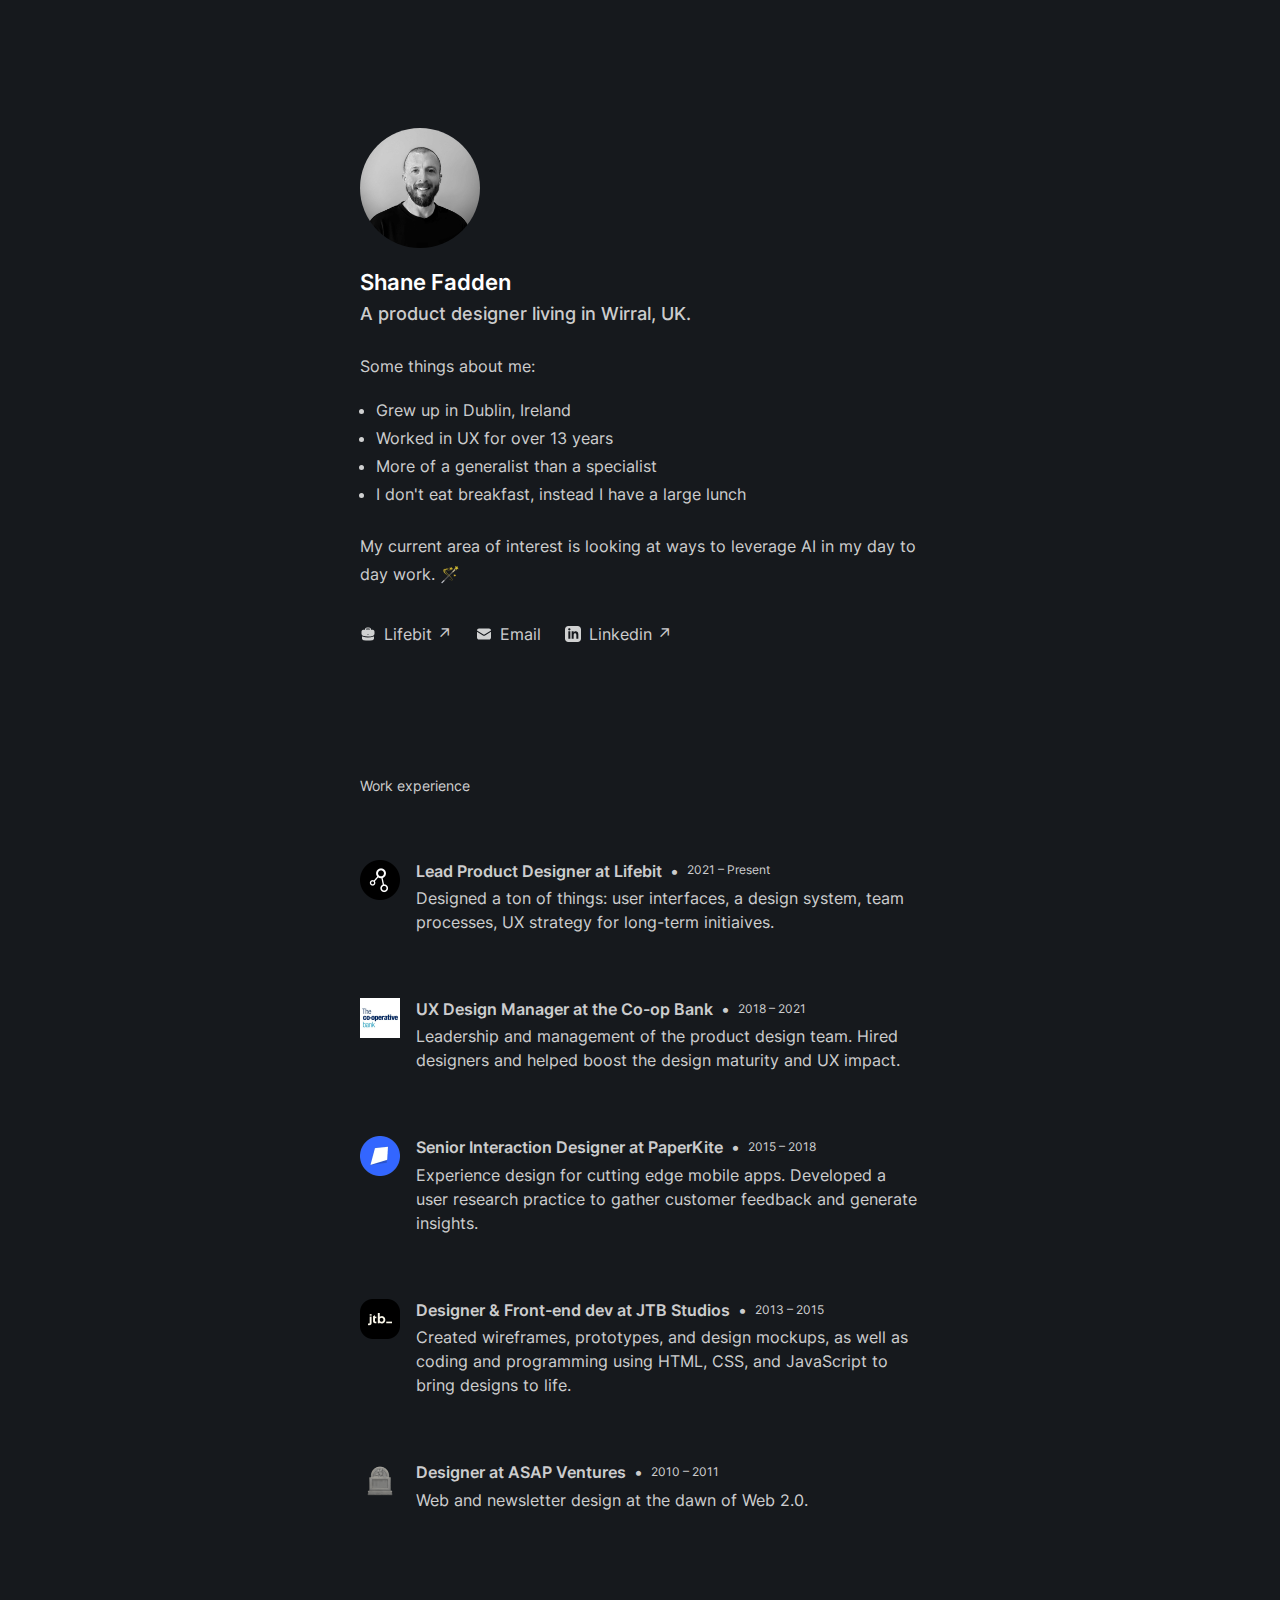
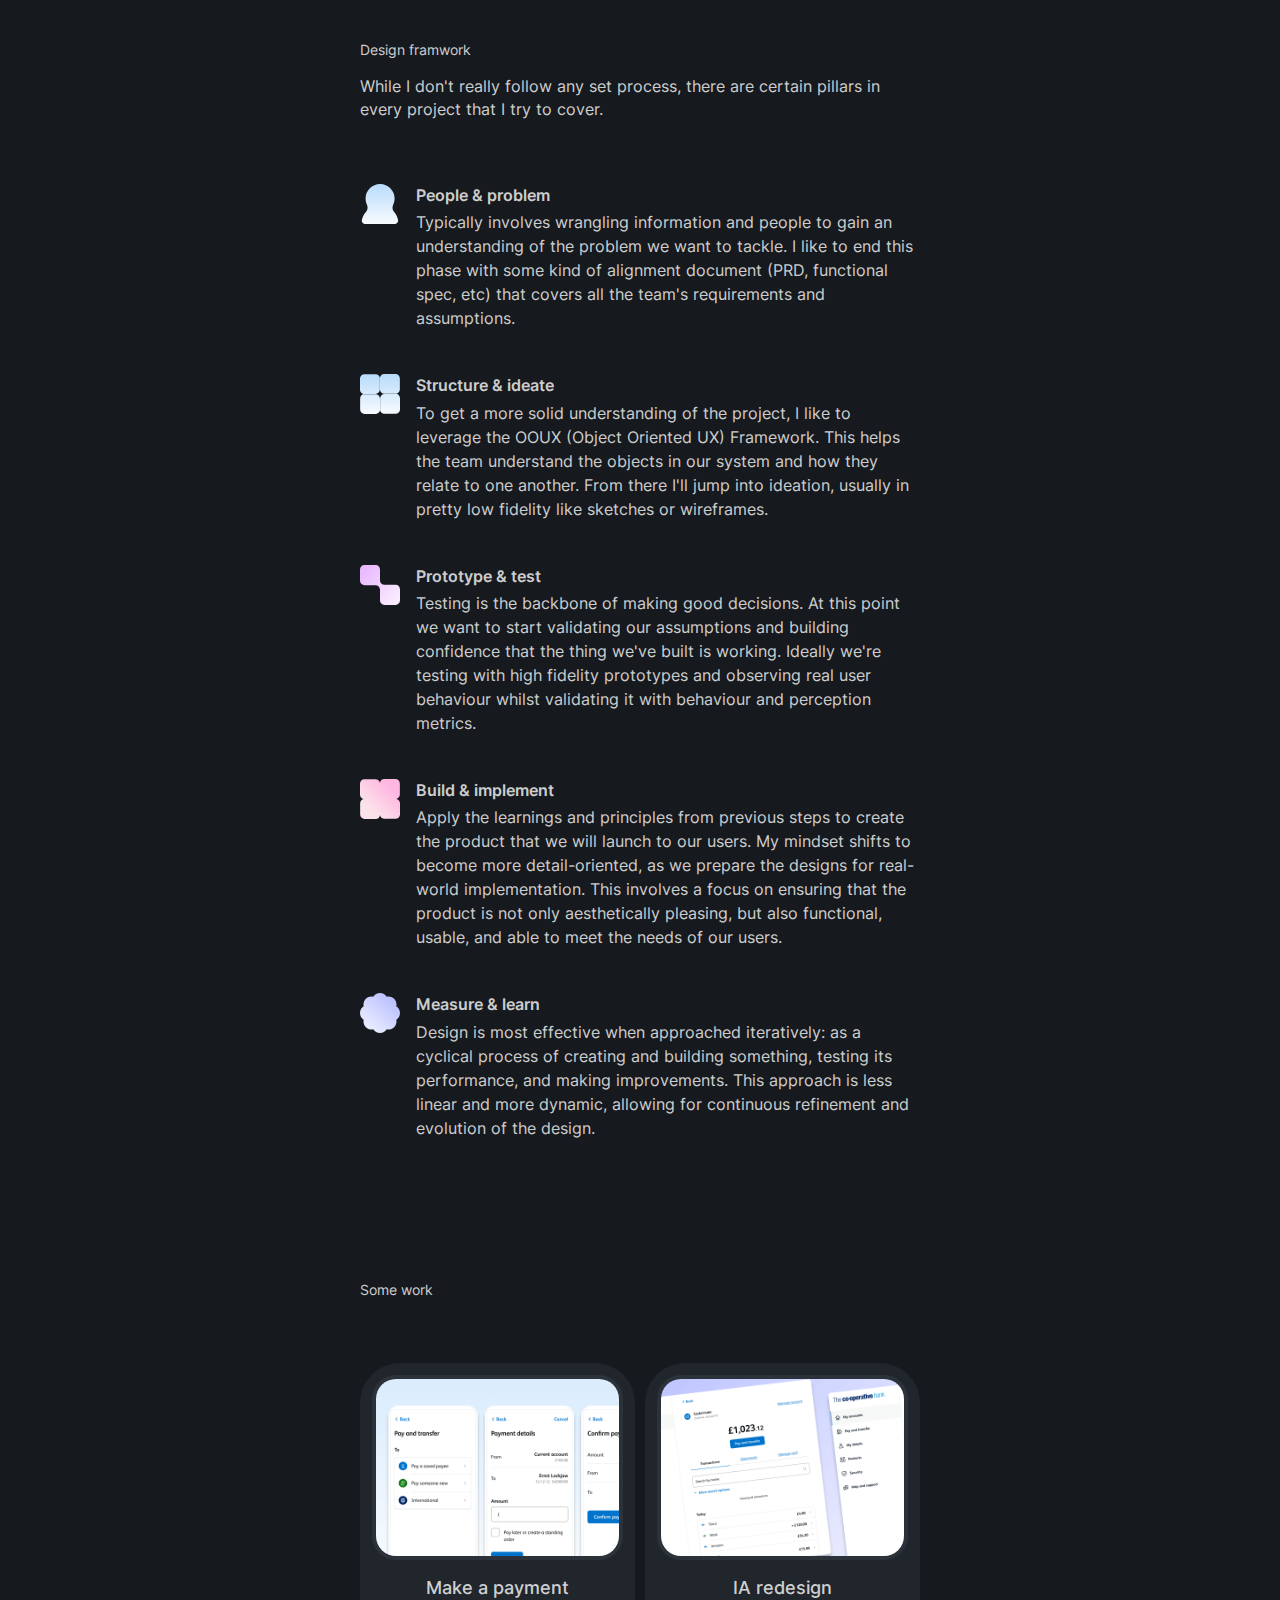
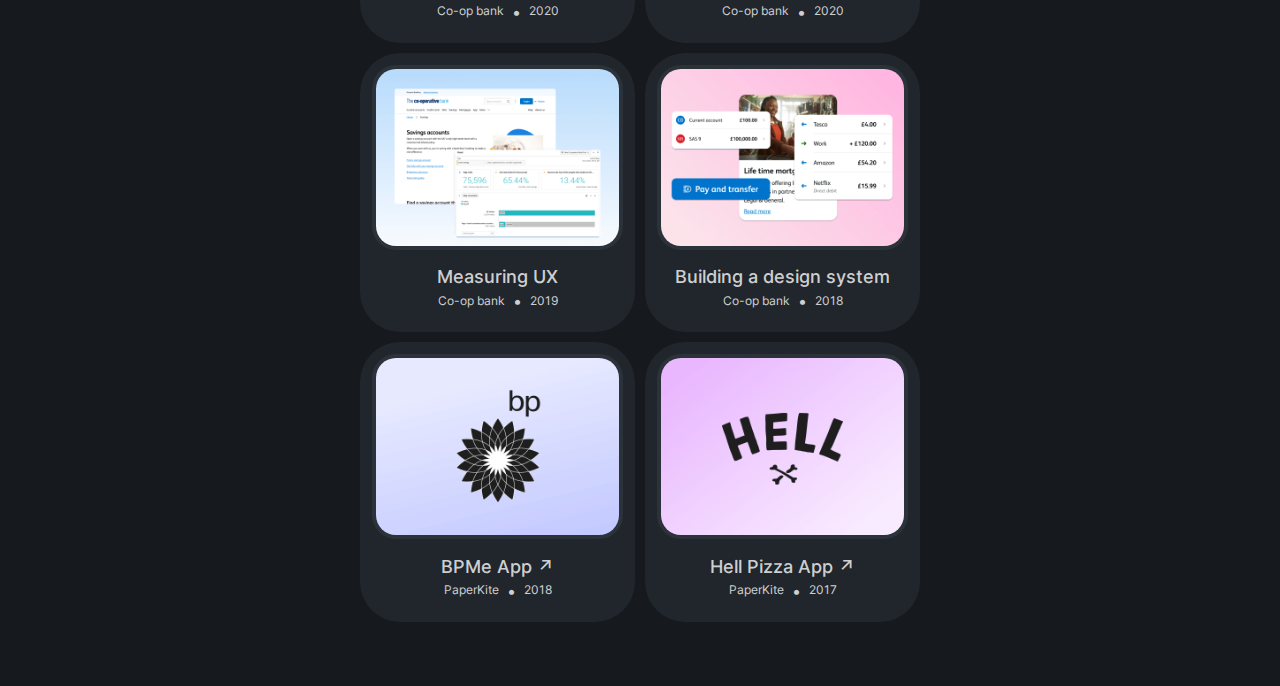
<file: index.html>
<!DOCTYPE html>
<html lang="en">
  <head>
    <meta charset="UTF-8" />
    <meta name="viewport" content="width=device-width, initial-scale=1.0" />
    <title>Shane Fadden 2023</title>
    <link rel="stylesheet" href="css/style-min.css" />
    <!-- <link rel="stylesheet" href="css/normalise.css" />
    <link rel="stylesheet" href="css/style.css" />
    <link rel="stylesheet" href="css/about.css" />
    <link rel="stylesheet" href="css/work-exp.css" />
    <link rel="stylesheet" href="css/work.css" />
    <link rel="stylesheet" href="css/case-study.css" /> -->
  </head>

  <body>
    <svg
      style="display: none"
      width="25"
      height="25"
      viewBox="0 0 25 25"
      fill="none"
      xmlns="http://www.w3.org/2000/svg"
    >
      <symbol id="arrow">
        <path
          d="M23.6735 13.2432L23.6735 10.8065L0.430663 10.8065L0.430664 13.2432L23.6735 13.2432Z"
          fill="#8a8a93"
        />
        <path
          d="M22.739 13.415L24.4307 11.6416L13.4477 0.127441L11.756 1.90092L22.739 13.415Z"
          fill="#8a8a93"
        />
        <path
          d="M22.739 10.8398L24.4307 12.6133L13.4477 24.1274L11.756 22.354L22.739 10.8398Z"
          fill="#8a8a93"
        />
      </symbol>
    </svg>

    <div class="container">
      <section class="about">
        <div class="about__text">
          <div class="profile">
            <div class="profile-pic"></div>
            <p class="name text-l text-bold">Shane Fadden</p>
            <p class="tagline text-m text-medium">
              A product designer living in Wirral, UK.
            </p>
          </div>
          <p>Some things about me:</p>
          <ul class="about-me">
            <li>Grew up in Dublin, Ireland</li>
            <li>Worked in UX for over 13 years</li>
            <li>More of a generalist than a specialist</li>

            <li>I don't eat breakfast, instead I have a large lunch</li>
          </ul>
          <p>
            My current area of interest is looking at ways to leverage AI in my
            day to day work. 🪄
          </p>
        </div>

        <ul class="about__links">
          <li>
            <div class="icon">
              <svg
                width="16"
                height="16"
                viewBox="0 0 16 16"
                fill="none"
                xmlns="http://www.w3.org/2000/svg"
              >
                <path
                  fill-rule="evenodd"
                  clip-rule="evenodd"
                  d="M5 3.50003C5 2.9696 5.21071 2.46089 5.58579 2.08582C5.96086 1.71074 6.46957 1.50003 7 1.50003H9C9.53043 1.50003 10.0391 1.71074 10.4142 2.08582C10.7893 2.46089 11 2.9696 11 3.50003V3.6367C11.622 3.69336 12.238 3.76803 12.8493 3.85936C13.8187 4.0047 14.5 4.84803 14.5 5.80403V7.82603C14.5 8.63336 14.0107 9.39403 13.2093 9.6607C11.5292 10.2184 9.77025 10.5018 8 10.5C6.18 10.5 4.42867 10.2054 2.79067 9.6607C1.98933 9.39403 1.5 8.63336 1.5 7.82603V5.80403C1.5 4.84803 2.18133 4.00403 3.15067 3.85936C3.76486 3.76751 4.38156 3.69326 5 3.6367V3.50003ZM10 3.50003V3.56003C8.66789 3.47913 7.33211 3.47913 6 3.56003V3.50003C6 3.23481 6.10536 2.98046 6.29289 2.79292C6.48043 2.60539 6.73478 2.50003 7 2.50003H9C9.26522 2.50003 9.51957 2.60539 9.70711 2.79292C9.89464 2.98046 10 3.23481 10 3.50003ZM8 9.00003C8.13261 9.00003 8.25979 8.94735 8.35355 8.85358C8.44732 8.75982 8.5 8.63264 8.5 8.50003C8.5 8.36742 8.44732 8.24025 8.35355 8.14648C8.25979 8.05271 8.13261 8.00003 8 8.00003C7.86739 8.00003 7.74022 8.05271 7.64645 8.14648C7.55268 8.24025 7.5 8.36742 7.5 8.50003C7.5 8.63264 7.55268 8.75982 7.64645 8.85358C7.74022 8.94735 7.86739 9.00003 8 9.00003Z"
                  fill="white"
                  fill-opacity="0.8"
                />
                <path
                  d="M2 12.2667V10.4027C2.15188 10.4858 2.31097 10.555 2.47533 10.6093C4.25712 11.2009 6.12257 11.5017 8 11.5C9.928 11.5 11.7867 11.188 13.5247 10.61C13.6927 10.554 13.8513 10.484 14 10.4027V12.2667C14 13.2347 13.302 14.0853 12.318 14.2153C10.9047 14.4033 9.46333 14.5 8 14.5C6.55597 14.5003 5.1135 14.4052 3.682 14.2153C2.698 14.0853 2 13.2347 2 12.2667Z"
                  fill="white"
                  fill-opacity="0.8"
                />
              </svg>
            </div>
            <a href="https://www.lifebit.ai" target="_blank">Lifebit ↗</a>
          </li>

          <li>
            <div class="icon">
              <svg
                width="16"
                height="16"
                viewBox="0 0 16 16"
                fill="none"
                xmlns="http://www.w3.org/2000/svg"
              >
                <path
                  d="M1 5.78003V11.5C1 12.0305 1.21071 12.5392 1.58579 12.9142C1.96086 13.2893 2.46957 13.5 3 13.5H13C13.5304 13.5 14.0391 13.2893 14.4142 12.9142C14.7893 12.5392 15 12.0305 15 11.5V5.78003L9.048 9.44203C8.73283 9.63593 8.37004 9.73859 8 9.73859C7.62996 9.73859 7.26717 9.63593 6.952 9.44203L1 5.78003Z"
                  fill="white"
                  fill-opacity="0.8"
                />
                <path
                  d="M15 4.60536V4.50003C15 3.9696 14.7893 3.46089 14.4142 3.08582C14.0391 2.71074 13.5304 2.50003 13 2.50003H3C2.46957 2.50003 1.96086 2.71074 1.58579 3.08582C1.21071 3.46089 1 3.9696 1 4.50003V4.60536L7.476 8.5907C7.63359 8.68765 7.81498 8.73898 8 8.73898C8.18502 8.73898 8.36641 8.68765 8.524 8.5907L15 4.60536Z"
                  fill="white"
                  fill-opacity="0.8"
                />
              </svg>
            </div>

            <a href="mailto:faddenero@gmail.com">email</a>
          </li>

          <li>
            <div class="icon">
              <svg
                width="16"
                height="16"
                viewBox="0 0 16 16"
                fill="none"
                xmlns="http://www.w3.org/2000/svg"
              >
                <g clip-path="url(#clip0_20_220)">
                  <path
                    d="M12.6667 0H3.33333C1.49267 0 0 1.49267 0 3.33333V12.6667C0 14.5073 1.49267 16 3.33333 16H12.6667C14.508 16 16 14.5073 16 12.6667V3.33333C16 1.49267 14.508 0 12.6667 0ZM5.33333 12.6667H3.33333V5.33333H5.33333V12.6667ZM4.33333 4.488C3.68933 4.488 3.16667 3.96133 3.16667 3.312C3.16667 2.66267 3.68933 2.136 4.33333 2.136C4.97733 2.136 5.5 2.66267 5.5 3.312C5.5 3.96133 4.978 4.488 4.33333 4.488ZM13.3333 12.6667H11.3333V8.93067C11.3333 6.68533 8.66667 6.85533 8.66667 8.93067V12.6667H6.66667V5.33333H8.66667V6.51C9.59733 4.786 13.3333 4.65867 13.3333 8.16067V12.6667Z"
                    fill="white"
                    fill-opacity="0.8"
                  />
                </g>
                <defs>
                  <clipPath id="clip0_20_220">
                    <rect width="16" height="16" fill="white" />
                  </clipPath>
                </defs>
              </svg>
            </div>
            <a
              href="https://www.linkedin.com/in/%F0%9F%92%86-shane-fadden-508581110/"
              target="_blank"
              >linkedin ↗</a
            >
          </li>
        </ul>
      </section>

      <h2 class="text-s text-regular">Work experience</h2>

      <section class="work-experience">
        <div class="job">
          <div class="job-logo">
            <img src="img/lb-logo.png" width="40" height="40" alt="" />
          </div>
          <div class="job-content">
            <div class="job-title">
              <span class="job-name">Lead Product Designer at Lifebit</span>
              <span>•</span>
              <span class="job-term">2021 – Present</span>
            </div>
            <div class="job-description">
              <p>
                Designed a ton of things: user interfaces, a design system, team
                processes, UX strategy for long-term initiaives.
              </p>
            </div>
          </div>
        </div>
        <div class="job">
          <div class="job-logo">
            <img src="img/cb-logo.png" width="40" height="40" alt="" />
          </div>
          <div class="job-content">
            <div class="job-title">
              <span class="job-name">UX Design Manager at the Co-op Bank</span>
              <span>•</span>
              <span class="job-term">2018 – 2021</span>
            </div>
            <div class="job-description">
              <p>
                Leadership and management of the product design team. Hired
                designers and helped boost the design maturity and UX impact.
              </p>
            </div>
          </div>
        </div>
        <div class="job">
          <div class="job-logo">
            <img src="img/pk-logo.png" width="40" height="40" alt="" />
          </div>
          <div class="job-content">
            <div class="job-title">
              <span class="job-name"
                >Senior Interaction Designer at PaperKite</span
              >
              <span>•</span>
              <span class="job-term">2015 – 2018</span>
            </div>
            <div class="job-description">
              <p>
                Experience design for cutting edge mobile apps. Developed a user
                research practice to gather customer feedback and generate
                insights.
              </p>
            </div>
          </div>
        </div>
        <div class="job">
          <div class="job-logo">
            <img src="img/jtb-logo.png" width="40" height="40" alt="" />
          </div>
          <div class="job-content">
            <div class="job-title">
              <span class="job-name"
                >Designer & Front-end dev at JTB Studios</span
              >
              <span>•</span>
              <span class="job-term">2013 – 2015</span>
            </div>
            <div class="job-description">
              <p>
                Created wireframes, prototypes, and design mockups, as well as
                coding and programming using HTML, CSS, and JavaScript to bring
                designs to life.
              </p>
            </div>
          </div>
        </div>
        <div class="job">
          <div class="job-logo">
            <img src="img/asap-logo.png" width="40" height="40" alt="" />
          </div>
          <div class="job-content">
            <div class="job-title">
              <span class="job-name">Designer at ASAP Ventures</span>
              <span>•</span>
              <span class="job-term">2010 – 2011</span>
            </div>
            <div class="job-description">
              <p>Web and newsletter design at the dawn of Web 2.0.</p>
            </div>
          </div>
        </div>
      </section>

      <h2 class="text-s text-regular">Design framwork</h2>
      <p>
        While I don't really follow any set process, there are certain pillars
        in every project that I try to cover.
      </p>

      <section class="process">
        <div class="job">
          <div class="job-thread">
            <div class="job-logo">
              <svg
                width="40"
                height="40"
                viewBox="0 0 40 40"
                fill="none"
                xmlns="http://www.w3.org/2000/svg"
              >
                <path
                  fill-rule="evenodd"
                  clip-rule="evenodd"
                  d="M33.9816 27.8746C32.347 25.988 32.0814 23.042 33.1662 20.794C34.0848 18.8904 34.5998 16.7553 34.5998 14.5C34.5998 6.49188 28.108 0 20.0998 0C12.0917 0 5.59984 6.49188 5.59984 14.5C5.59984 16.7044 6.09176 18.7939 6.9718 20.6648C8.0343 22.9234 7.73978 25.8668 6.08688 27.7372C4.03648 30.0576 2.55854 32.8956 1.87419 36.0302C1.40299 38.1884 3.23872 40 5.44786 40H34.5004C36.7096 40 38.5454 38.1886 38.0742 36.0302C37.4032 32.9572 35.9696 30.169 33.9816 27.8746Z"
                  fill="url(#paint0_linear_212_90)"
                />
                <defs>
                  <linearGradient
                    id="paint0_linear_212_90"
                    x1="19.9742"
                    y1="0"
                    x2="19.9742"
                    y2="40"
                    gradientUnits="userSpaceOnUse"
                  >
                    <stop stop-color="#B8DBFC" />
                    <stop offset="1" stop-color="#F8FBFE" />
                  </linearGradient>
                </defs>
              </svg>
            </div>
          </div>
          <div class="job-content">
            <div class="job-title">
              <span class="job-name">People & problem</span>
            </div>
            <div class="job-description">
              <p>
                Typically involves wrangling information and people to gain an
                understanding of the problem we want to tackle. I like to end
                this phase with some kind of alignment document (PRD, functional
                spec, etc) that covers all the team's requirements and
                assumptions.
              </p>
            </div>
            <div class="job-thumb">
              <!-- <img src="img/bpme.png" alt="" /> -->
            </div>
          </div>
        </div>

        <div class="job">
          <div class="job-thread">
            <div class="job-logo">
              <svg
                width="40"
                height="40"
                viewBox="0 0 40 40"
                fill="none"
                xmlns="http://www.w3.org/2000/svg"
              >
                <g clip-path="url(#clip0_212_122)">
                  <mask
                    id="mask0_212_122"
                    style="mask-type: luminance"
                    maskUnits="userSpaceOnUse"
                    x="0"
                    y="0"
                    width="40"
                    height="40"
                  >
                    <path d="M40 0H0V40H40V0Z" fill="white" />
                  </mask>
                  <g mask="url(#mask0_212_122)">
                    <path
                      fill-rule="evenodd"
                      clip-rule="evenodd"
                      d="M20 4.54286C20 2.1128 18.0301 0.142856 15.6 0.142856H4.4C1.96995 0.142856 0 2.1128 0 4.54286V15.7429C0 18.1729 1.96995 20.1428 4.4 20.1428H15.6C18.0301 20.1428 20 22.1128 20 24.5428V35.4572C20 37.8872 21.97 39.8572 24.4 39.8572H35.6C38.03 39.8572 40 37.8872 40 35.4572V24.2572C40 21.827 38.03 19.8571 35.6 19.8571H24.4C21.97 19.8571 20 17.8872 20 15.4571V4.54286ZM35.4572 20C37.8872 20 39.8572 18.0301 39.8572 15.6V4.4C39.8572 1.96995 37.8872 5.95788e-07 35.4572 4.89568e-07L24.2572 0C21.827 -1.06221e-07 19.8571 1.96995 19.8571 4.4V15.6C19.8571 18.0301 17.8872 20 15.4571 20H4.54286C2.1128 20 0.142852 21.97 0.142852 24.4L0.142851 35.6C0.142851 38.03 2.1128 40 4.54286 40H15.7429C18.1729 40 20.1428 38.03 20.1428 35.6V24.4C20.1428 21.97 22.1128 20 24.5428 20H35.4572Z"
                      fill="url(#paint0_linear_212_122)"
                    />
                  </g>
                </g>
                <defs>
                  <linearGradient
                    id="paint0_linear_212_122"
                    x1="20"
                    y1="0"
                    x2="20"
                    y2="40"
                    gradientUnits="userSpaceOnUse"
                  >
                    <stop stop-color="#B8DBFC" />
                    <stop offset="1" stop-color="#F8FBFE" />
                  </linearGradient>
                  <clipPath id="clip0_212_122">
                    <rect width="40" height="40" fill="white" />
                  </clipPath>
                </defs>
              </svg>
            </div>
          </div>
          <div class="job-content">
            <div class="job-title">
              <span class="job-name">Structure & ideate</span>
            </div>
            <div class="job-description">
              <p>
                To get a more solid understanding of the project, I like to
                leverage the OOUX (Object Oriented UX) Framework. This helps the
                team understand the objects in our system and how they relate to
                one another. From there I'll jump into ideation, usually in
                pretty low fidelity like sketches or wireframes.
              </p>
            </div>
            <div class="job-thumb">
              <!-- <img src="img/bpme.png" alt="" /> -->
            </div>
          </div>
        </div>

        <div class="job">
          <div class="job-thread">
            <div class="job-logo">
              <svg
                width="40"
                height="40"
                viewBox="0 0 40 40"
                fill="none"
                xmlns="http://www.w3.org/2000/svg"
              >
                <g clip-path="url(#clip0_212_98)">
                  <mask
                    id="mask0_212_98"
                    style="mask-type: luminance"
                    maskUnits="userSpaceOnUse"
                    x="0"
                    y="0"
                    width="40"
                    height="40"
                  >
                    <path d="M40 0H0V40H40V0Z" fill="white" />
                  </mask>
                  <g mask="url(#mask0_212_98)">
                    <path
                      fill-rule="evenodd"
                      clip-rule="evenodd"
                      d="M20 4.4C20 1.96995 18.0301 0 15.6 0H4.4C1.96995 0 0 1.96994 0 4.4V15.7439C0 18.1739 1.96995 20.1438 4.4 20.1438H15.6C18.0301 20.1438 20 22.1138 20 24.5438V35.6C20 38.03 21.97 40 24.4 40H35.6C38.03 40 40 38.03 40 35.6V24.256C40 21.826 38.03 19.8561 35.6 19.8561H24.4C21.97 19.8561 20 17.8862 20 15.4561V4.4Z"
                      fill="url(#paint0_linear_212_98)"
                    />
                  </g>
                </g>
                <defs>
                  <linearGradient
                    id="paint0_linear_212_98"
                    x1="2.8"
                    y1="5.2"
                    x2="35.8"
                    y2="35.9"
                    gradientUnits="userSpaceOnUse"
                  >
                    <stop stop-color="#E9B8FF" />
                    <stop offset="1" stop-color="#F9ECFF" />
                  </linearGradient>
                  <clipPath id="clip0_212_98">
                    <rect width="40" height="40" fill="white" />
                  </clipPath>
                </defs>
              </svg>
            </div>
          </div>
          <div class="job-content">
            <div class="job-title">
              <span class="job-name">Prototype & test</span>
            </div>
            <div class="job-description">
              <p>
                Testing is the backbone of making good decisions. At this point
                we want to start validating our assumptions and building
                confidence that the thing we've built is working. Ideally we're
                testing with high fidelity prototypes and observing real user
                behaviour whilst validating it with behaviour and perception
                metrics.
              </p>
            </div>
            <div class="job-thumb">
              <!-- <img src="img/bpme.png" alt="" /> -->
            </div>
          </div>
        </div>

        <div class="job">
          <div class="job-thread">
            <div class="job-logo">
              <svg
                width="40"
                height="40"
                viewBox="0 0 40 40"
                fill="none"
                xmlns="http://www.w3.org/2000/svg"
              >
                <g clip-path="url(#clip0_212_134)">
                  <mask
                    id="mask0_212_134"
                    style="mask-type: luminance"
                    maskUnits="userSpaceOnUse"
                    x="0"
                    y="0"
                    width="40"
                    height="40"
                  >
                    <path d="M40 0H0V40H40V0Z" fill="white" />
                  </mask>
                  <g mask="url(#mask0_212_134)">
                    <path
                      fill-rule="evenodd"
                      clip-rule="evenodd"
                      d="M3.68092 20.0844C1.66355 20.485 0.142852 22.265 0.142852 24.4L0.142851 35.6C0.142851 38.03 2.1128 40 4.54286 40H15.7429C17.928 40 19.7412 38.407 20.0844 36.319C20.485 38.3364 22.265 39.8572 24.4 39.8572H35.6C38.03 39.8572 40 37.8872 40 35.4572V24.2572C40 22.072 38.407 20.2588 36.3192 19.9156C38.3364 19.5149 39.8572 17.735 39.8572 15.6V4.4C39.8572 1.96995 37.8872 5.95788e-07 35.4572 4.89568e-07L24.2572 0C22.072 -9.5517e-08 20.2588 1.59292 19.9156 3.68092C19.5149 1.66356 17.7351 0.142856 15.6 0.142856H4.4C1.96995 0.142856 0 2.1128 0 4.54286V15.7429C0 17.928 1.59292 19.7412 3.68092 20.0844Z"
                      fill="url(#paint0_linear_212_134)"
                    />
                  </g>
                </g>
                <defs>
                  <linearGradient
                    id="paint0_linear_212_134"
                    x1="31.5"
                    y1="6.4"
                    x2="8.8"
                    y2="29.5"
                    gradientUnits="userSpaceOnUse"
                  >
                    <stop offset="0.0509862" stop-color="#FFB6E1" />
                    <stop offset="1" stop-color="#FBE3EA" />
                  </linearGradient>
                  <clipPath id="clip0_212_134">
                    <rect width="40" height="40" fill="white" />
                  </clipPath>
                </defs>
              </svg>
            </div>
          </div>
          <div class="job-content">
            <div class="job-title">
              <span class="job-name">Build & implement</span>
            </div>
            <div class="job-description">
              <p>
                Apply the learnings and principles from previous steps to create
                the product that we will launch to our users. My mindset shifts
                to become more detail-oriented, as we prepare the designs for
                real-world implementation. This involves a focus on ensuring
                that the product is not only aesthetically pleasing, but also
                functional, usable, and able to meet the needs of our users.
              </p>
            </div>
            <div class="job-thumb">
              <!-- <img src="img/bpme.png" alt="" /> -->
            </div>
          </div>
        </div>

        <div class="job">
          <div class="job-thread">
            <div class="job-logo">
              <svg
                width="40"
                height="40"
                viewBox="0 0 40 40"
                fill="none"
                xmlns="http://www.w3.org/2000/svg"
              >
                <g clip-path="url(#clip0_212_140)">
                  <mask
                    id="mask0_212_140"
                    style="mask-type: luminance"
                    maskUnits="userSpaceOnUse"
                    x="0"
                    y="0"
                    width="40"
                    height="40"
                  >
                    <path d="M40 0H0V40H40V0Z" fill="white" />
                  </mask>
                  <g mask="url(#mask0_212_140)">
                    <path
                      fill-rule="evenodd"
                      clip-rule="evenodd"
                      d="M5.85786 5.85786C3.85316 7.86256 3.12916 10.663 3.68588 13.2425C1.46826 14.6728 0 17.1649 0 20C-3.48312e-07 22.835 1.46826 25.3272 3.68588 26.7576C3.12916 29.337 3.85316 32.1374 5.85786 34.1422C7.86258 36.1468 10.663 36.8708 13.2425 36.3142C14.6728 38.5318 17.1649 40 20 40C22.835 40 25.3272 38.5318 26.7576 36.3142C29.337 36.8708 32.1374 36.1468 34.1422 34.1422C36.1468 32.1374 36.8708 29.337 36.3142 26.7576C38.5318 25.3272 40 22.835 40 20C40 17.1649 38.5318 14.6728 36.3142 13.2425C36.8708 10.663 36.1468 7.86258 34.1422 5.85786C32.1374 3.85316 29.337 3.12916 26.7576 3.68588C25.3272 1.46827 22.835 0 20 0C17.1649 0 14.6728 1.46826 13.2425 3.68586C10.663 3.12916 7.86258 3.85316 5.85786 5.85786Z"
                      fill="url(#paint0_linear_212_140)"
                    />
                  </g>
                </g>
                <defs>
                  <linearGradient
                    id="paint0_linear_212_140"
                    x1="35.4"
                    y1="-2.00555e-06"
                    x2="7.9"
                    y2="30.5"
                    gradientUnits="userSpaceOnUse"
                  >
                    <stop stop-color="#B0B9FF" />
                    <stop offset="1" stop-color="#E7E9FF" />
                  </linearGradient>
                  <clipPath id="clip0_212_140">
                    <rect width="40" height="40" fill="white" />
                  </clipPath>
                </defs>
              </svg>
            </div>
          </div>
          <div class="job-content">
            <div class="job-title">
              <span class="job-name">Measure & learn</span>
            </div>
            <div class="job-description">
              <p>
                Design is most effective when approached iteratively: as a
                cyclical process of creating and building something, testing its
                performance, and making improvements. This approach is less
                linear and more dynamic, allowing for continuous refinement and
                evolution of the design.
              </p>
            </div>
            <div class="job-thumb">
              <!-- <img src="img/bpme.png" alt="" /> -->
            </div>
          </div>
        </div>
      </section>

      <h2 class="text-s text-regular">Some work</h2>

      <section class="work">
        <div class="job">
          <div class="job-thread">
            <div class="job-thumb">
              <img src="img/payments.png" alt="" />
            </div>
          </div>
          <div class="job-content">
            <div class="job-description">
              <p class="tagline text-m text-medium">Make a payment</p>
            </div>
            <div class="job-title">
              <span class="job-term">Co-op bank</span>
              <span>•</span>
              <span class="job-term">2020</span>
            </div>
          </div>
          <div class="job-link">
            <a class="open-thread-1"></a>
          </div>
        </div>

        <div class="job">
          <div class="job-thread">
            <div class="job-thumb">
              <img src="img/ia.png" alt="" />
            </div>
          </div>
          <div class="job-content">
            <div class="job-description">
              <p class="tagline text-m text-medium">IA redesign</p>
            </div>
            <div class="job-title">
              <span class="job-term">Co-op bank</span>
              <span>•</span>
              <span class="job-term">2020</span>
            </div>
          </div>
          <div class="job-link">
            <a class="open-thread-2"></a>
          </div>
        </div>

        <div class="job">
          <div class="job-thread"></div>
          <div class="job-thumb">
            <img src="img/measure.png" alt="" />
          </div>
          <div class="job-content">
            <div class="job-description">
              <p class="tagline text-m text-medium">Measuring UX</p>
            </div>
            <div class="job-title">
              <span class="job-term">Co-op bank</span>
              <span>•</span>
              <span class="job-term">2019</span>
            </div>
          </div>
          <div class="job-link">
            <a class="open-thread-3"></a>
          </div>
        </div>

        <div class="job">
          <div class="job-thread">
            <div class="job-thumb">
              <img src="img/design-system.png" alt="" />
            </div>
          </div>
          <div class="job-content">
            <div class="job-description">
              <p class="tagline text-m text-medium">Building a design system</p>
            </div>
            <div class="job-title">
              <span class="job-term">Co-op bank</span>
              <span>•</span>
              <span class="job-term">2018</span>
            </div>
          </div>
          <div class="job-link">
            <a class="open-thread-4"></a>
          </div>
        </div>

        <div class="job">
          <div class="job-thread">
            <div class="job-thumb">
              <img src="img/bpme.png" alt="" />
            </div>
          </div>
          <div class="job-content">
            <div class="job-description">
              <p class="tagline text-m text-medium">BPMe App ↗</p>
            </div>
            <div class="job-title">
              <span class="job-term">PaperKite</span>
              <span>•</span>
              <span class="job-term">2018</span>
            </div>
          </div>
          <div class="job-link">
            <a
              href="https://apps.apple.com/nz/app/bpme-for-faster-fuel-coffee/id1116524739"
              target="_blank"
            ></a>
          </div>
        </div>

        <div class="job">
          <div class="job-thread">
            <div class="job-thumb">
              <img src="img/hell.png" alt="" />
            </div>
          </div>
          <div class="job-content">
            <div class="job-description">
              <p class="tagline text-m text-medium">Hell Pizza App ↗</p>
            </div>
            <div class="job-title">
              <span class="job-term">PaperKite</span>
              <span>•</span>
              <span class="job-term">2017</span>
            </div>
          </div>
          <div class="job-link">
            <a
              href="https://apps.apple.com/nz/app/hell-pizza/id460256659"
              target="_blank"
            ></a>
          </div>
        </div>
      </section>
    </div>

    <dialog class="modal thread-1">
      <a class="close-button close-thread-1">
        <span> Back</span>
      </a>
      <div class="container">
        <section class="thread">
          <div class="profile">
            <p class="name text-l text-bold">Make a payment</p>
            <p class="tagline text-m text-medium">
              The Co-op Bank Payments service receives over 800,000 visits a
              month. The payment flow is one of the bank's core experiences,
              catering to both first-time and regular users.
            </p>
          </div>

          <div class="job">
            <div class="job-content">
              <div class="job-description">
                <p>
                  The existing payment flow had remained largely unchanged for
                  over 5 years, and had significant differences depending on the
                  platform.
                </p>
                <p>
                  Initial usability testing showed that the payment flow
                  performed relatively well with existing customers, but was
                  "clunky" and "outdated" for customers who banked elsewhere.
                </p>
              </div>
              <div class="job-thumb">
                <img src="img/existing-payments.png" alt="" />
              </div>
            </div>
          </div>

          <div class="job">
            <div class="job-content">
              <div class="job-description">
                <p>
                  The team's main hypothesis was that breaking the flow into
                  smaller chunks would reduce cognitive load and simplify the
                  payment process for new and repeat users.
                </p>
                <p>
                  A competitor analysis showed that there wasn't much variance
                  in the industry regarding the general steps to make a payment,
                  but stand-out payment journeys focused on good interaction
                  design to improve the journey.
                </p>
                <p>
                  A task analysis was conducted to better understand the current
                  payment flow and seek out opportunities for improvement.
                </p>
              </div>
              <div class="job-thumb">
                <img src="img/task-analysis.png" alt="" />
              </div>
            </div>
          </div>

          <div class="job">
            <div class="job-content">
              <div class="job-description">
                <p>
                  The team mapped user flows for different payment scenarios,
                  such as paying a new payee, paying an existing payee, and
                  scheduling a payment.
                </p>
                <p>
                  A new user flow was designed that broke the service into
                  smaller, more logical steps.
                </p>
              </div>
              <div class="job-thumb">
                <img src="img/user-flow.png" alt="" />
              </div>
            </div>
          </div>

          <div class="job">
            <div class="job-content">
              <div class="job-description">
                <p>
                  Three rounds of usability testing were conducted, with
                  positive results.
                </p>
                <p>
                  The redesigned payment service was in line with industry
                  conventions, scaled to different platforms, and increased user
                  agency during the payment process.
                </p>
              </div>
              <div class="job-thumb">
                <video
                  playsinline
                  autoplay
                  muted
                  autoplay
                  src="vid/payments.mp4"
                  alt=""
                />
              </div>
            </div>
          </div>

          <div class="job">
            <div class="job-content">
              <div class="job-description">
                <p>The project took around 6 weeks from beginning to end.</p>
                <p>
                  The redesign laid the foundation for new functionality to be
                  added in future iterations.
                </p>
              </div>
              <div class="job-thumb">
                <img src="img/prototype-mobile.png" alt="" />
              </div>
            </div>
          </div>

          <div class="job">
            <div class="job-content">
              <div class="job-description"></div>
              <div class="job-thumb">
                <img src="img/prototype-desktop.png" alt="" />
              </div>
            </div>
          </div>
        </section>
      </div>
    </dialog>

    <dialog class="modal thread-2">
      <a class="close-button close-thread-2">
        <span>Back</span>
      </a>
      <div class="container">
        <section class="thread">
          <div class="profile">
            <p class="name text-l text-bold">
              Information architecture (IA) redesign
            </p>
            <p class="tagline text-m text-medium">
              When we started this project, the bank's web and mobile apps
              functioned as separate product teams with little awareness of one
              another. The UX team used this as an opportunity to align the IA
              and product strategy of both apps.
            </p>
          </div>

          <div class="job">
            <div class="job-content">
              <div class="job-description">
                <p>
                  The current web and mobile apps were a tangled mess of
                  features and services. New features got built with little
                  thought given to findability or organization within the
                  existing architecture.
                </p>
                <p>
                  The team conducted a tree test to determine what areas of the
                  navigation needed improvement. 30 participants were recruited
                  for the test, and Userzoom was used to carry it out. This
                  helped establish a baseline for the IA to improve upon.
                </p>
              </div>
              <div class="job-thumb">
                <img src="img/existing-performance.png" alt="" />
              </div>
            </div>
          </div>

          <div class="job">
            <div class="job-content">
              <div class="job-description">
                <p>
                  The test consisted of 10 tasks, each focusing on a major
                  feature or service within the app. Userzoom scored each task
                  under various findability related metrics, providing an
                  overall effectiveness score for each task.
                </p>
                <p>
                  Overall results were a mixed bag. Some tasks performed
                  relatively well, which the team wanted to preserve. Others
                  didn't do so well.
                </p>
              </div>
              <div class="job-thumb">
                <img src="img/treejack-before.png" alt="" />
              </div>
            </div>
          </div>

          <div class="job">
            <div class="job-content">
              <div class="job-description">
                <p>
                  The team analyzed the results of the tree test and past
                  usability tests, finding some common themes. They then
                  conducted an open card sort test to understand how users
                  categorize and understand the products and services.
                </p>
                <p>
                  The result was a new IA that brought clarity to categories and
                  labels, took a mobile-first approach by reducing the number of
                  top-level categories, and rearranged categories into a flatter
                  hierarchy, making things easier to find.
                </p>
              </div>
              <div class="job-thumb">
                <img src="img/card-sort.png" alt="" />
              </div>
            </div>
          </div>

          <div class="job">
            <div class="job-content">
              <div class="job-description">
                <p>
                  To measure the success of the redesign, the team conducted a
                  second tree test using the new IA. The first test had an
                  average task success of 61%, while the redesign had an average
                  success of 87% across the same 10 tasks.
                </p>
              </div>
              <div class="job-thumb">
                <img src="img/sitemap.png" alt="" />
              </div>
            </div>
          </div>

          <div class="job">
            <div class="job-content">
              <div class="job-description">
                <p>
                  The IA redesign turned out to be a success, simplifying the
                  architecture of the web and mobile apps, increasing
                  findability and consistency, and making labels more in line
                  with content guidelines and user expectations.
                </p>
              </div>
              <div class="job-thumb">
                <img src="img/treejack-after.png" alt="" />
              </div>
            </div>
          </div>

          <div class="job">
            <div class="job-content">
              <div class="job-description">
                <p>
                  The approach the team took, using both qualitative and
                  quantitative methods, gave them confidence in the results and
                  helped them push forward to the next stage of product
                  development.
                </p>
              </div>
            </div>
          </div>
        </section>
      </div>
    </dialog>

    <dialog class="modal thread-3">
      <a class="close-button close-thread-3">
        <span>Back</span>
      </a>
      <div class="container">
        <section class="thread">
          <div class="profile">
            <p class="name text-l text-bold">Measuring UX at the Co-op Bank</p>
            <p class="tagline text-m text-medium">
              How we created an approach to measure the effect and business
              impact of UX in the Co-op Bank.
            </p>
          </div>

          <div class="job">
            <div class="job-content">
              <div class="job-description">
                <p>
                  By the end of 2019, we set out to tackle how we could track
                  and measure the user experience across our products and
                  services. Traditional metrics like NPS and conversion rates
                  were standard currency at the bank, but these made it hard for
                  UX to measure the impact of our work.
                </p>
                <p>
                  We created a framework for each product or service we wanted
                  to measure, covering the following criteria:
                </p>
                <ul>
                  <li>Product or service purpose</li>
                  <li>Business or customer benefit</li>
                  <li>Outcomes: success and failure</li>
                  <li>What to measure: metrics and KPIs</li>
                  <li>How to measure: data source</li>
                  <li>Review period</li>
                </ul>
              </div>
              <div class="job-thumb">
                <img src="img/framework.png" alt="" />
              </div>
            </div>
          </div>

          <div class="job">
            <div class="job-content">
              <div class="job-description">
                <p>
                  We facilitated workshops with stakeholders from different
                  products and teams within the bank. We used the framework to
                  brainstorm ideas and voted on the most popular. The outputs
                  got everyone on the same page and helped get stakeholders on
                  board with the approach.
                </p>
                <p>
                  After conducting a few workshops, we created initial baselines
                  for sales, fraud, and payments. We worked with the data
                  analysts to create appropriate workspaces in Adobe Analytics.
                  From here we could track our metrics and add them to our
                  baselines.
                </p>
              </div>
              <div class="job-thumb">
                <img src="img/workshop-outputs.png" alt="" />
              </div>
              <p>
                The results of our work gave us a lot of encouragement to push
                forward with this approach and make it standard practice.
              </p>
              <p>Future plans:</p>
              <ul>
                <li>
                  Using baselines to increase the visibility of UX in the bank
                </li>
                <li>
                  Looking across channels at multi signal metrics (like app
                  store reviews vs NPS)
                </li>
                <li>
                  Measuring the effect social media or marketing campaigns have
                  on our baseline metrics and KPIs.
                </li>
              </ul>
            </div>
          </div>
        </section>
      </div>
    </dialog>

    <dialog class="modal thread-4">
      <a class="close-button close-thread-4">
        <span>Back</span>
      </a>
      <div class="container">
        <section class="thread">
          <div class="profile">
            <p class="name text-l text-bold">
              Building a design system for the Co-op Bank
            </p>
            <p class="tagline text-m text-medium">
              Before the design system, Daly, our products had no cohesive look
              and feel. Design files were stored locally, making collaboration
              and consistency a challenge. We used Sketch and Jira to move
              designs into development. Our design process was slow and
              inefficient, and our development process was costly.
            </p>
          </div>

          <div class="job">
            <div class="job-content">
              <div class="job-description">
                <p>We wanted Daly to tackle three major problems:</p>
                <ol>
                  <li>the incohesive look and feel of our products,</li>
                  <li>our slow inefficient design process, and</li>
                  <li>
                    our development process was costly due to duplicate efforts.
                  </li>
                </ol>
                <p>
                  We started by gathering user feedback about our current design
                  to validate the need for a more cohesive experience. We
                  audited every component that made up our digital experience to
                  show all the glaring inconsistencies. Finally, we spoke to
                  different stakeholders to gather different points of view on
                  how a design system could help in their daily lives.
                </p>
              </div>
              <div class="job-thumb">
                <img src="img/current-ui.png" alt="" />
              </div>
            </div>
          </div>

          <div class="job">
            <div class="job-content">
              <div class="job-description">
                <p>
                  Before diving in, we needed to decide on our core beliefs, so
                  we came up with these five principles:
                </p>
                <ol>
                  <li>tokens over specs,</li>
                  <li>clarity over depth,</li>
                  <li>content over graphics,</li>
                  <li>feedback over expertise,</li>
                  <li>and evidence over tradition.</li>
                </ol>
                <p>
                  Design tokens are a way to keep our products and services
                  looking and feeling the same while making development faster.
                  We stored values for typography, color, spacing, and layout as
                  tokens. We used design tokens as a way to maintain consistency
                  across third-party platforms.
                </p>
              </div>
              <div class="job-thumb">
                <img src="img/design-tokens.png" alt="" />
              </div>
            </div>
          </div>

          <div class="job">
            <div class="job-content">
              <div class="job-description">
                <p>
                  To speed up our process, we created a component library. This
                  Figma file houses every style and component we use in Daly.
                  Designers can drag and drop components into their own projects
                  without reinventing the wheel every time.
                </p>
              </div>
              <div class="job-thumb">
                <img src="img/components.png" alt="" />
              </div>
            </div>
          </div>

          <div class="job">
            <div class="job-content">
              <div class="job-description">
                <p>
                  Developers used the component library, along with the design
                  tokens, to create component repositories. These repos lived on
                  Bitbucket, meaning other teams within the bank could use them.
                  We used React to build components and Storybook for
                  documentation.
                </p>
              </div>
              <div class="job-thumb">
                <img src="img/workflow.png" alt="" />
              </div>
            </div>
          </div>

          <div class="job">
            <div class="job-content">
              <div class="job-description">
                <p>
                  Content was a big part of Daly. Backed by research, our
                  content designers drafted guidelines on how to create, write,
                  and use different types of content. Systemizing our content
                  turned Daly into a pretty effective content designer.
                </p>
              </div>
              <div class="job-thumb">
                <img src="img/do-dont.png" alt="" />
              </div>
            </div>
          </div>

          <div class="job">
            <div class="job-content">
              <div class="job-description">
                <p>
                  We pitched Daly on the basis that everything we built had a
                  solid base, a defined purpose, and was evidence-based. In the
                  end, Daly became an expansive design system that was
                  accessible to the entire organization. Figma was a big enabler
                  for the bank, and we estimate that it saved us thousands of
                  pounds in duplicate efforts.
                </p>
              </div>
            </div>
          </div>
        </section>
      </div>
    </dialog>
  </body>
</html>

<script>
  const thread1 = document.querySelector(".thread-1");
  const thread2 = document.querySelector(".thread-2");
  const thread3 = document.querySelector(".thread-3");
  const thread4 = document.querySelector(".thread-4");

  const openThread1 = document.querySelector(".open-thread-1");
  const openThread2 = document.querySelector(".open-thread-2");
  const openThread3 = document.querySelector(".open-thread-3");
  const openThread4 = document.querySelector(".open-thread-4");

  const closeThread1 = document.querySelector(".close-thread-1");
  const closeThread2 = document.querySelector(".close-thread-2");
  const closeThread3 = document.querySelector(".close-thread-3");
  const closeThread4 = document.querySelector(".close-thread-4");

  function showModal(modalTrigger, modalElement) {
    modalTrigger.addEventListener("click", () => {
      modalElement.show();
      const scrollY =
        document.documentElement.style.getPropertyValue("--scroll-y");
      const body = document.body;
      body.style.position = "fixed";
      body.style.top = `-${scrollY}`;
    });
  }

  function closeModal(closeTrigger, modalElement) {
    closeTrigger.addEventListener("click", () => {
      modalElement.close();
      const scrollY = document.body.style.top;
      document.body.style.position = "";
      document.body.style.top = "";
      window.scrollTo(0, parseInt(scrollY || "0") * -1);
    });
  }

  window.addEventListener("scroll", () => {
    document.documentElement.style.setProperty(
      "--scroll-y",
      `${window.scrollY}px`
    );
  });

  showModal(openThread1, thread1);
  showModal(openThread2, thread2);
  showModal(openThread3, thread3);
  showModal(openThread4, thread4);

  closeModal(closeThread1, thread1);
  closeModal(closeThread2, thread2);
  closeModal(closeThread3, thread3);
  closeModal(closeThread4, thread4);
</script>
</file>
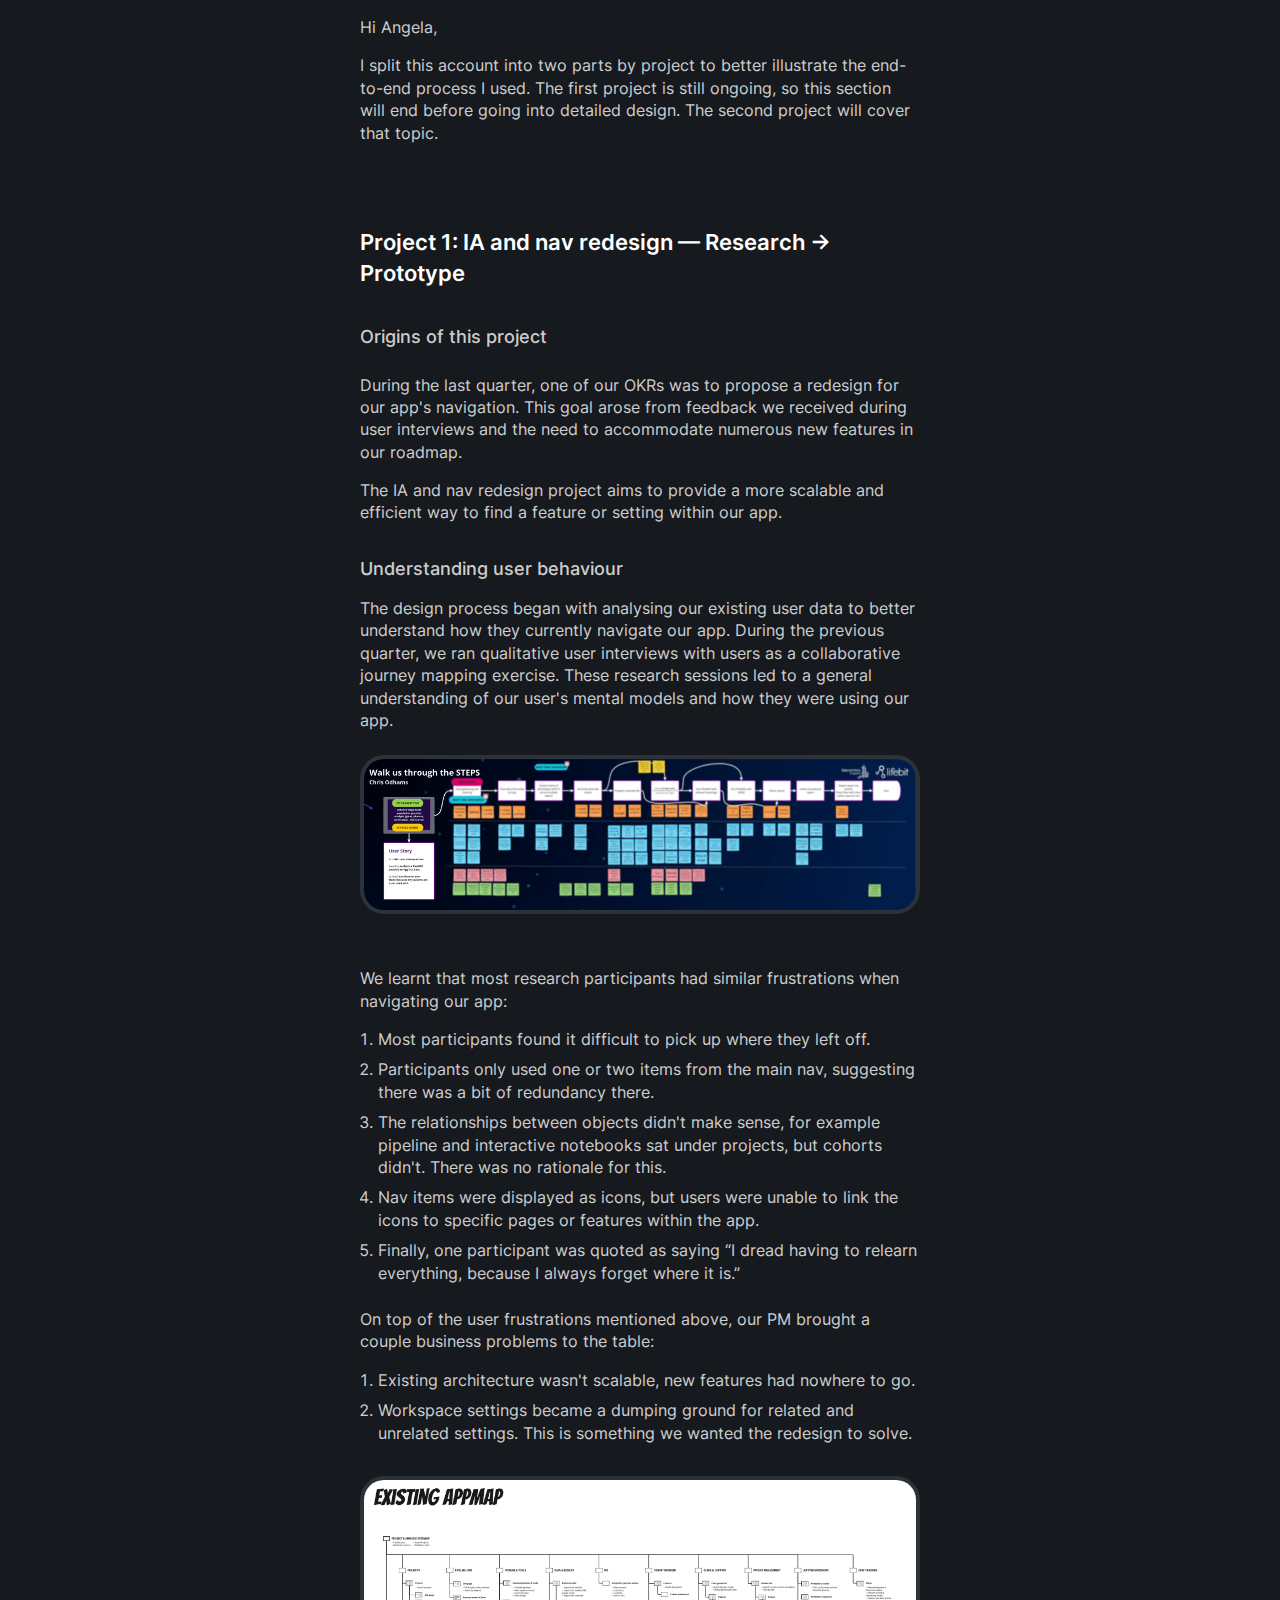
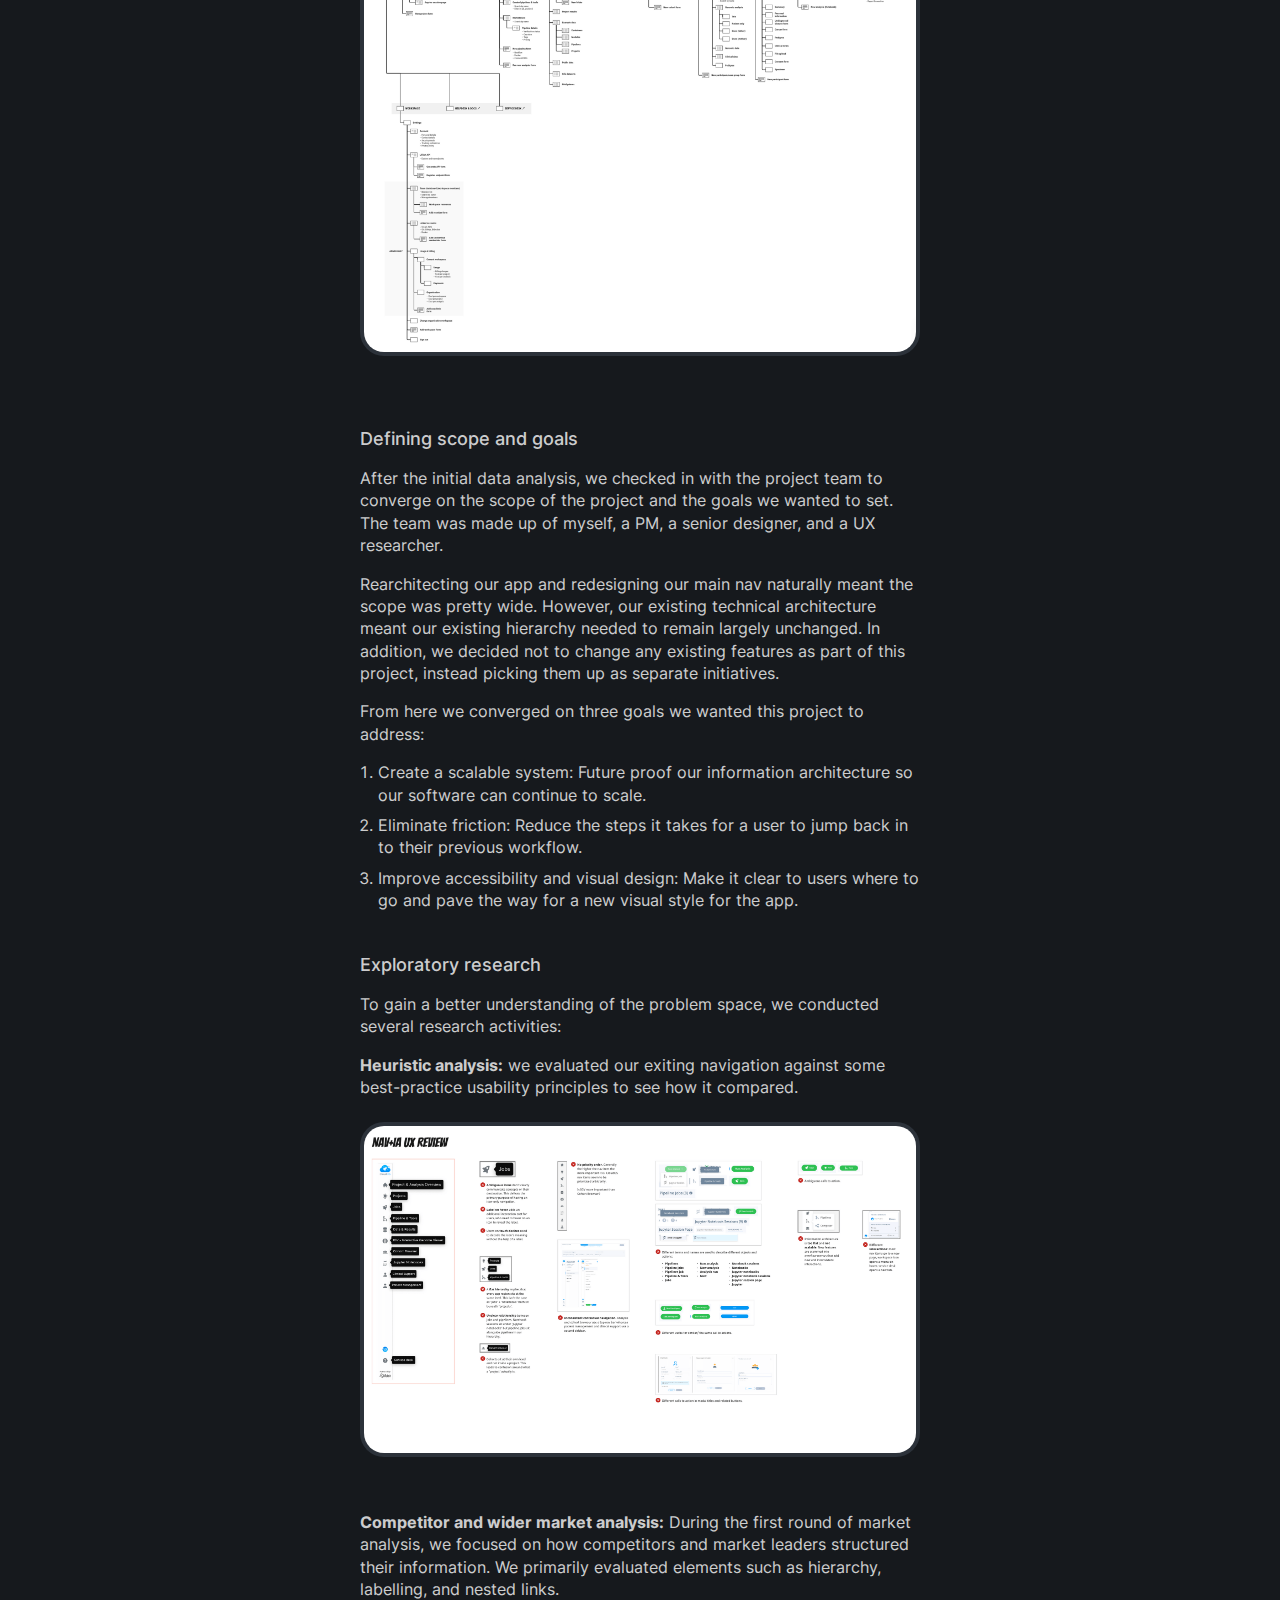
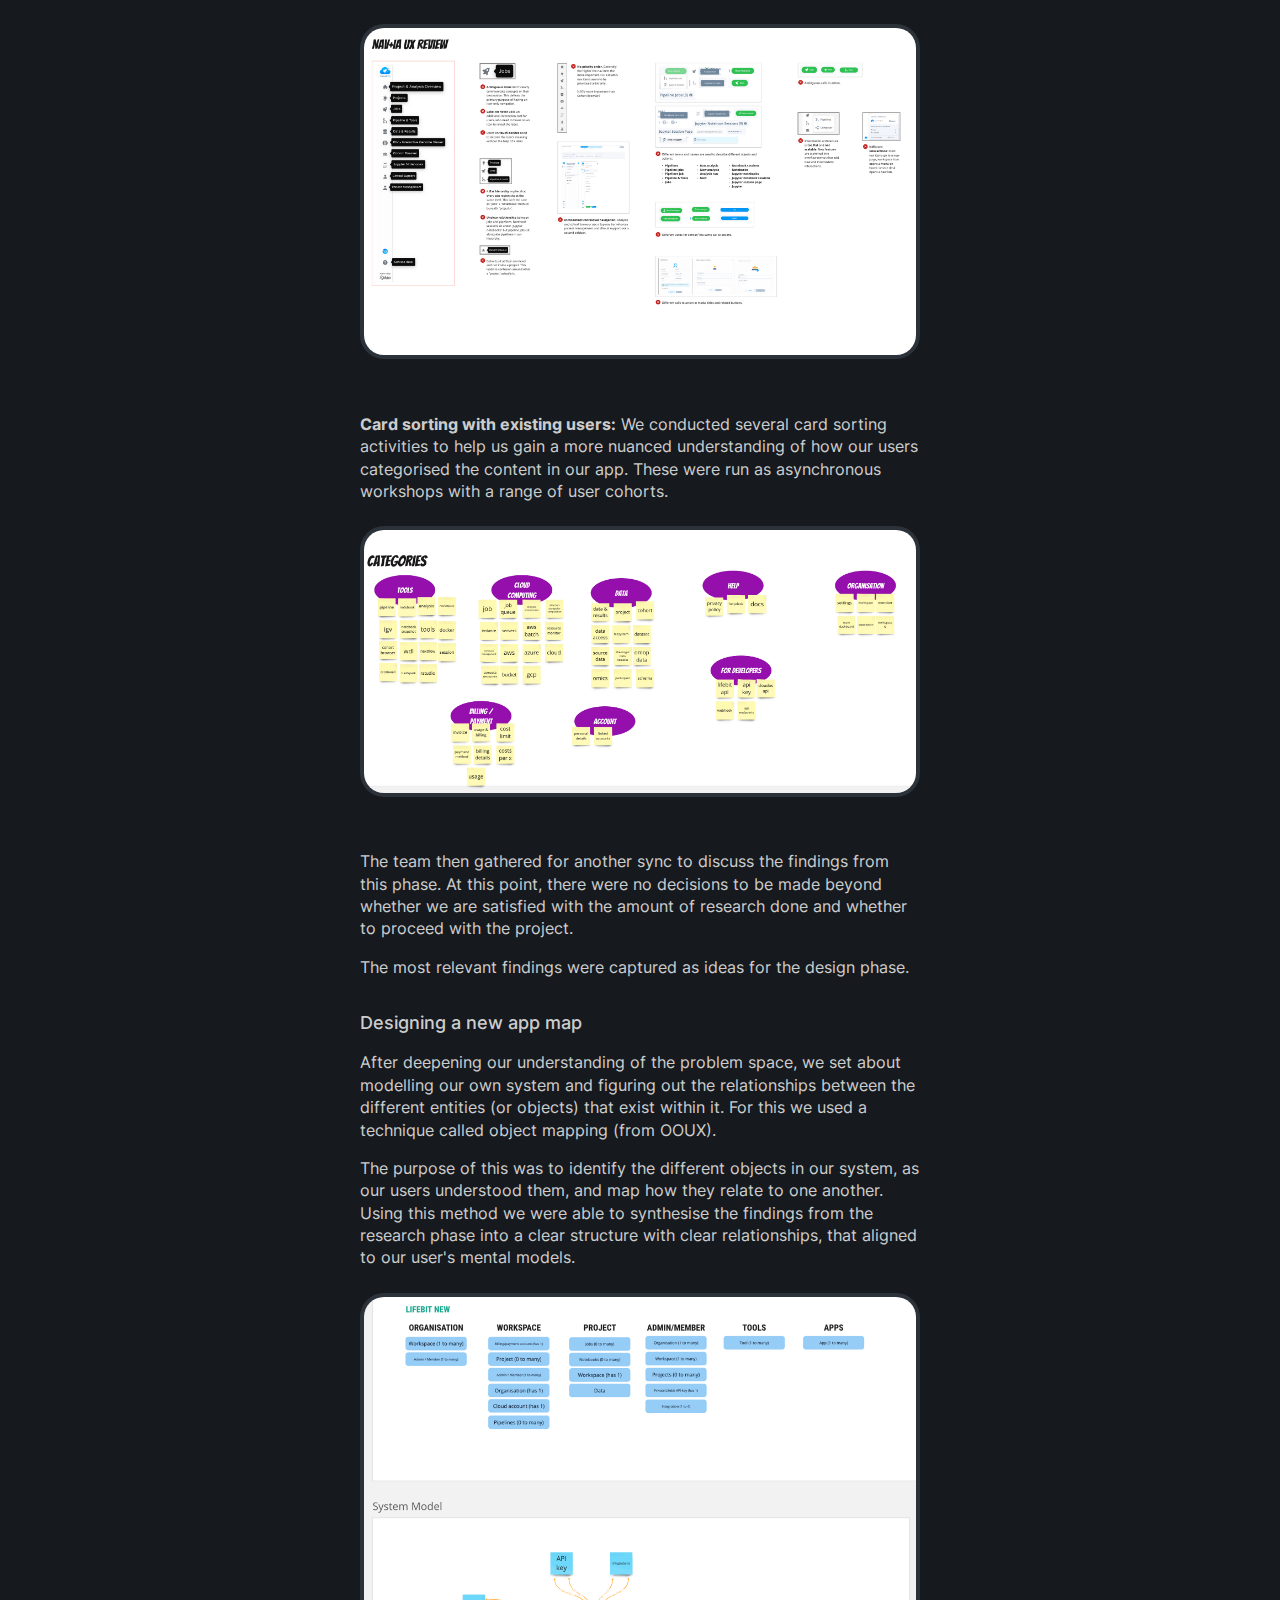
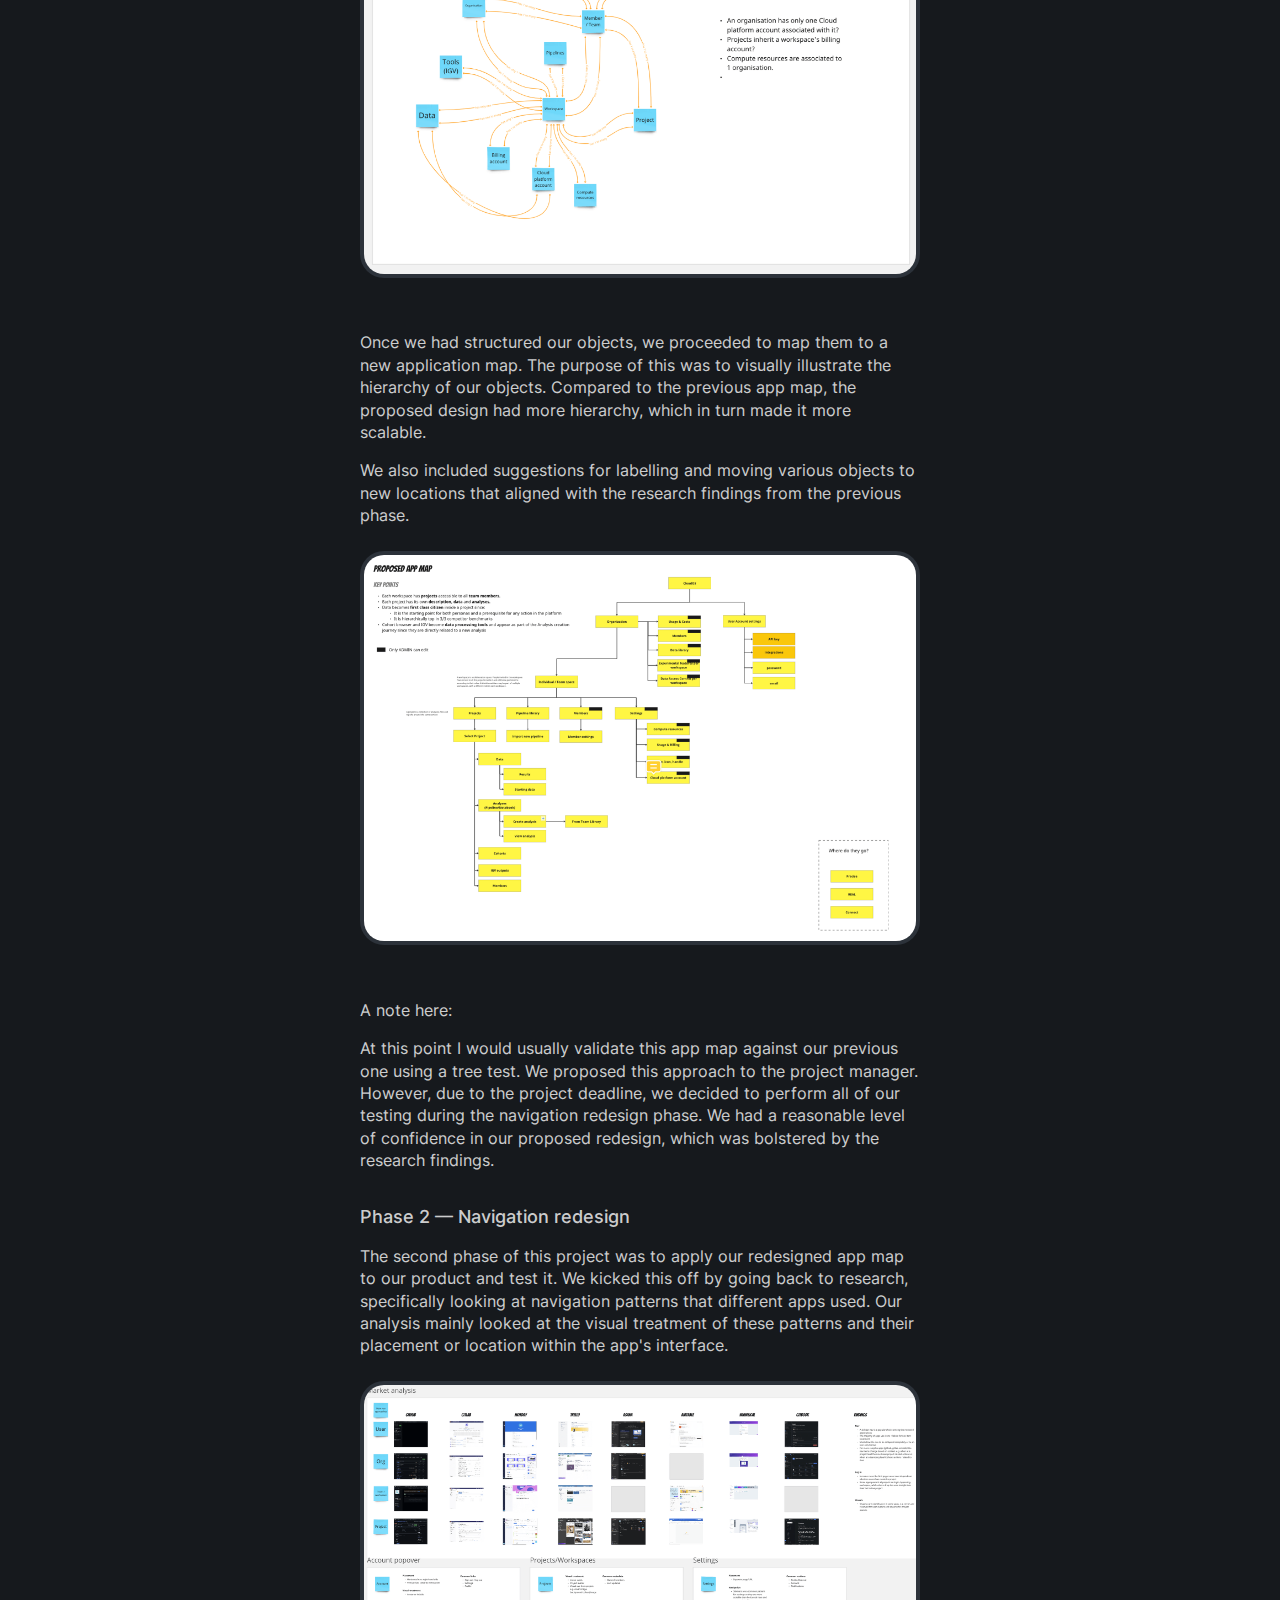
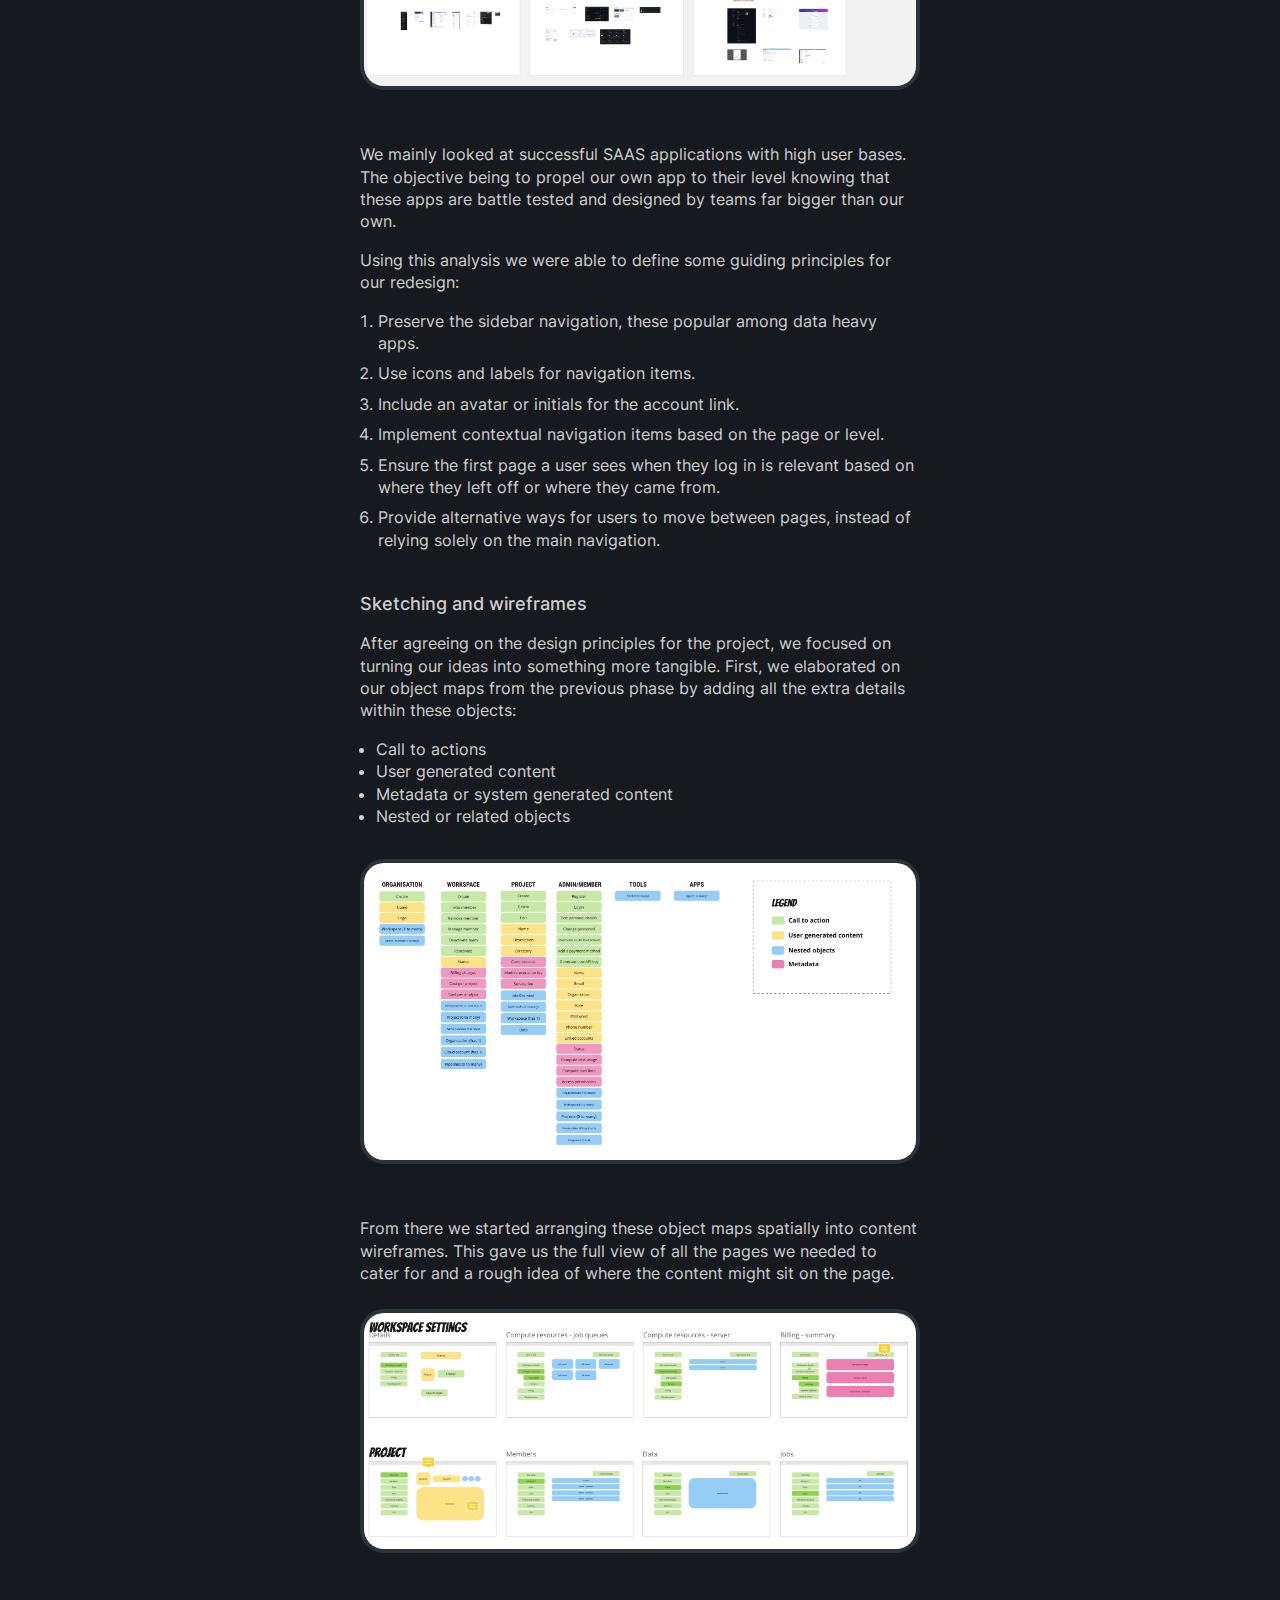
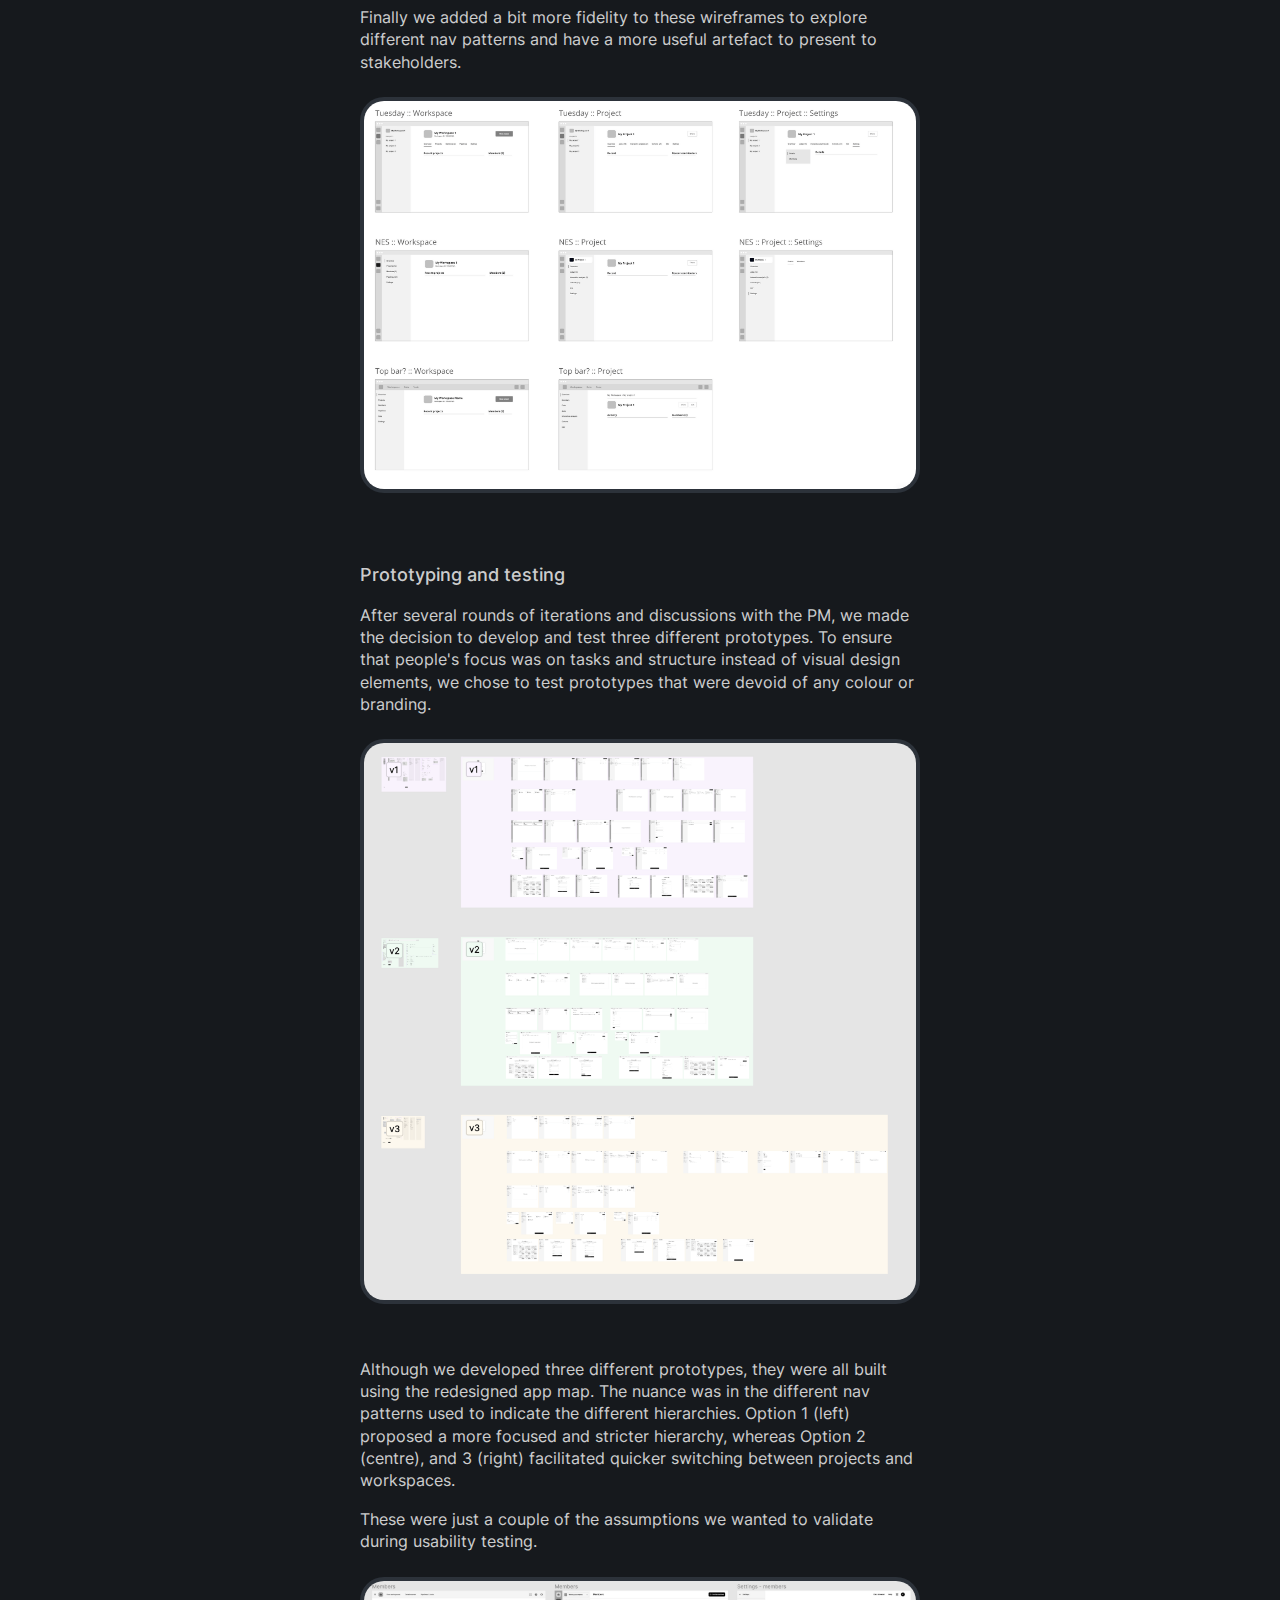
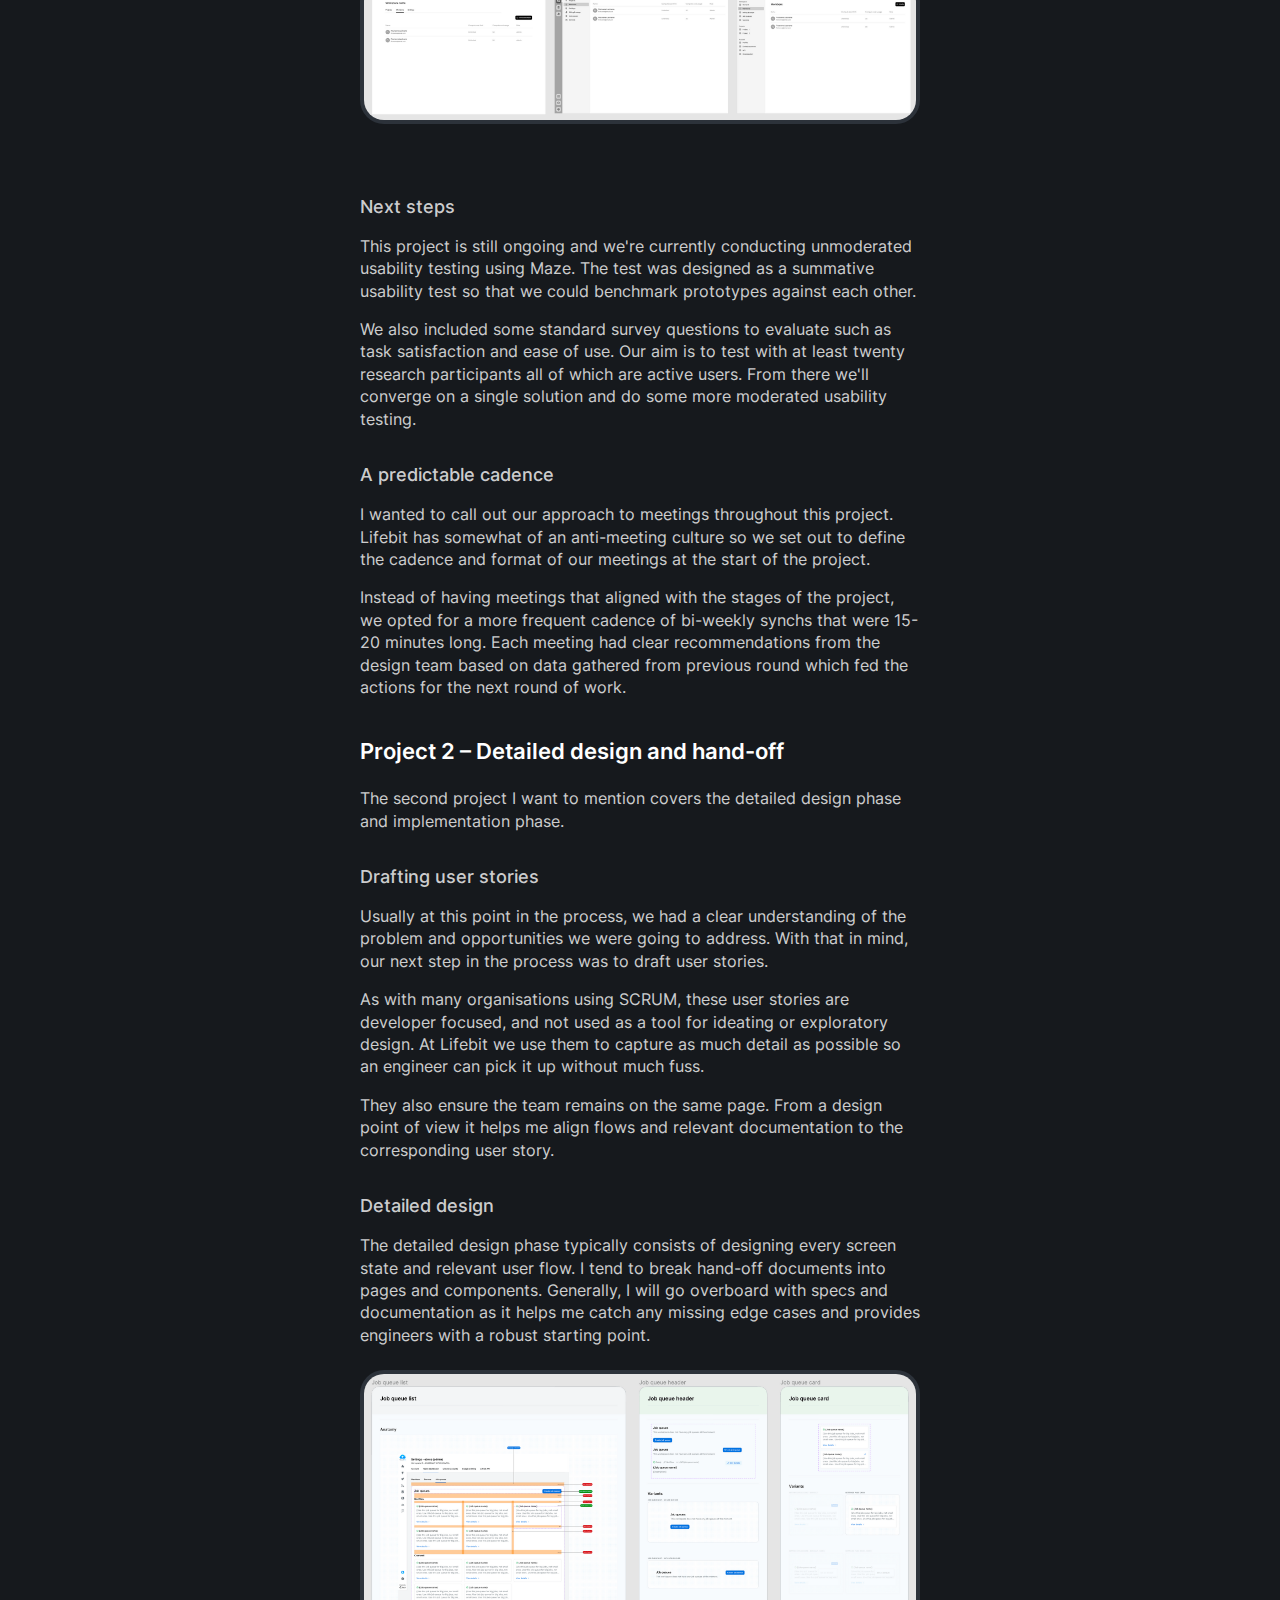
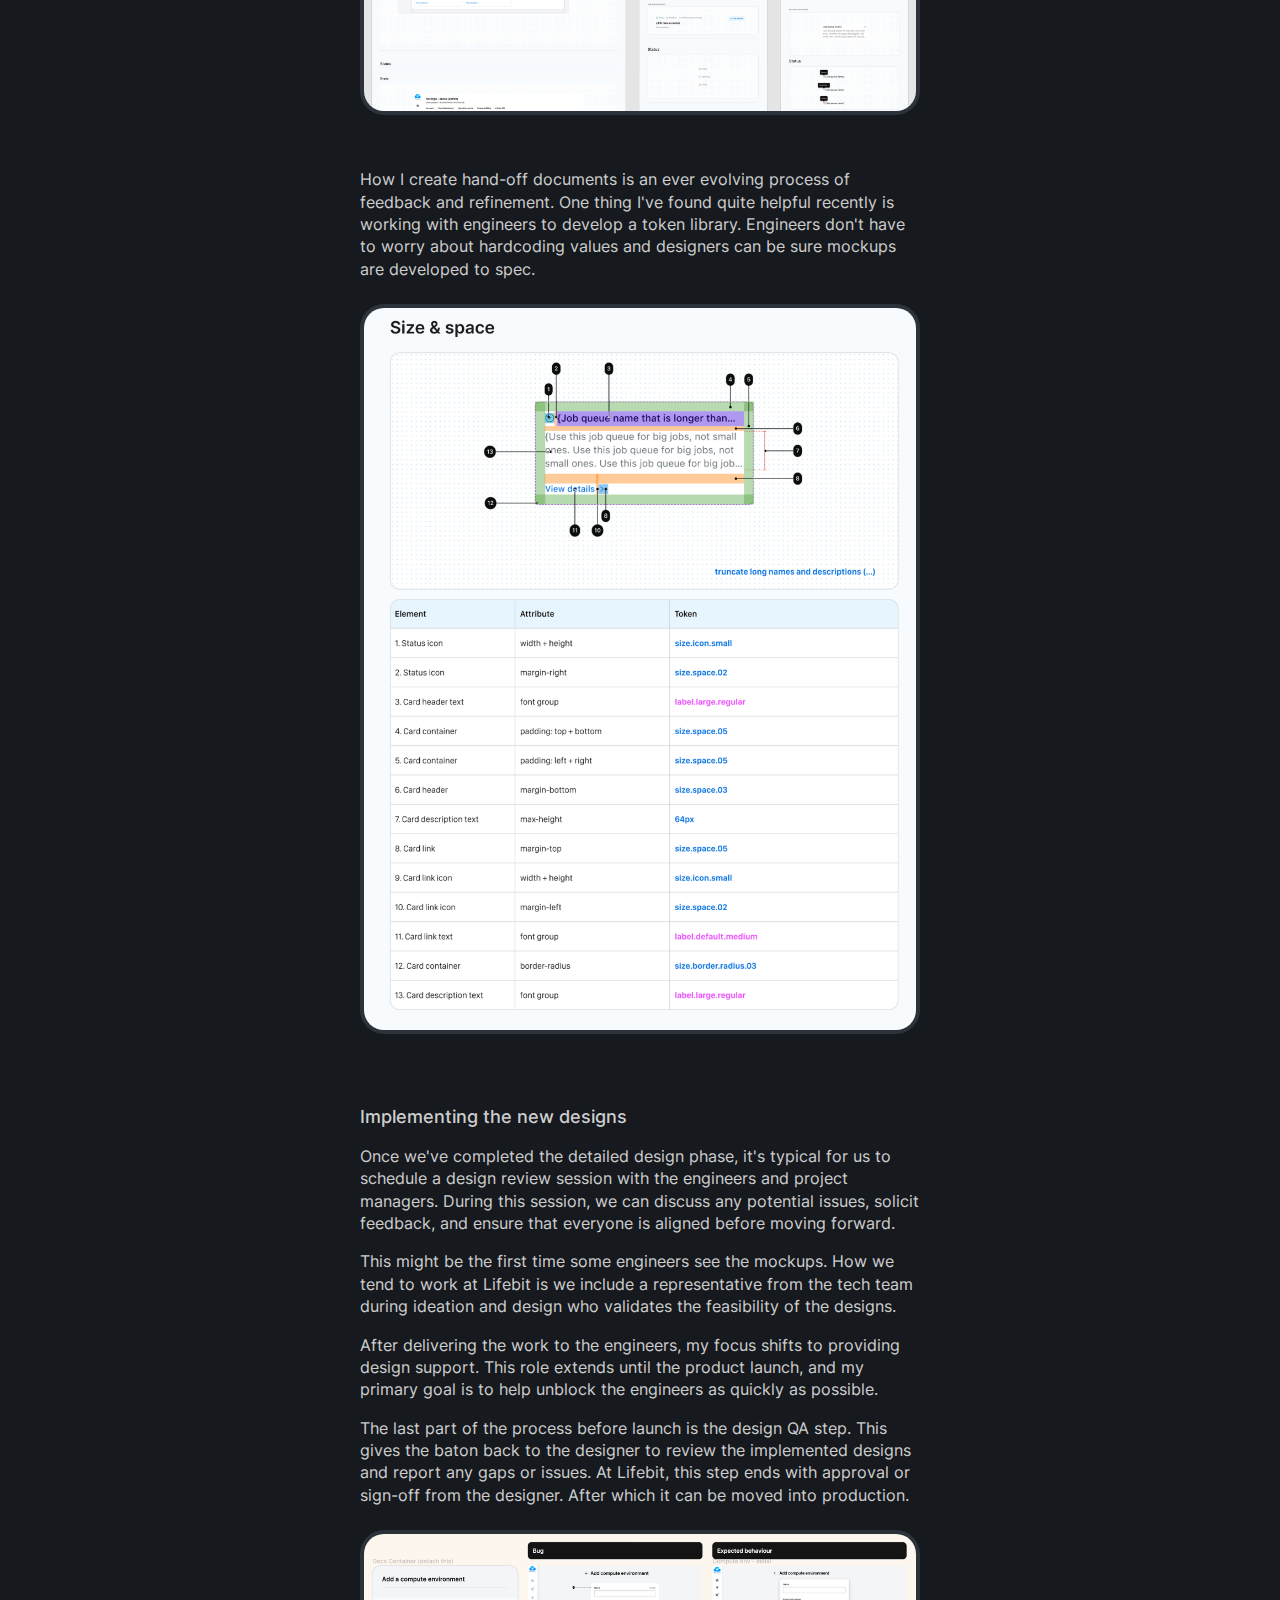
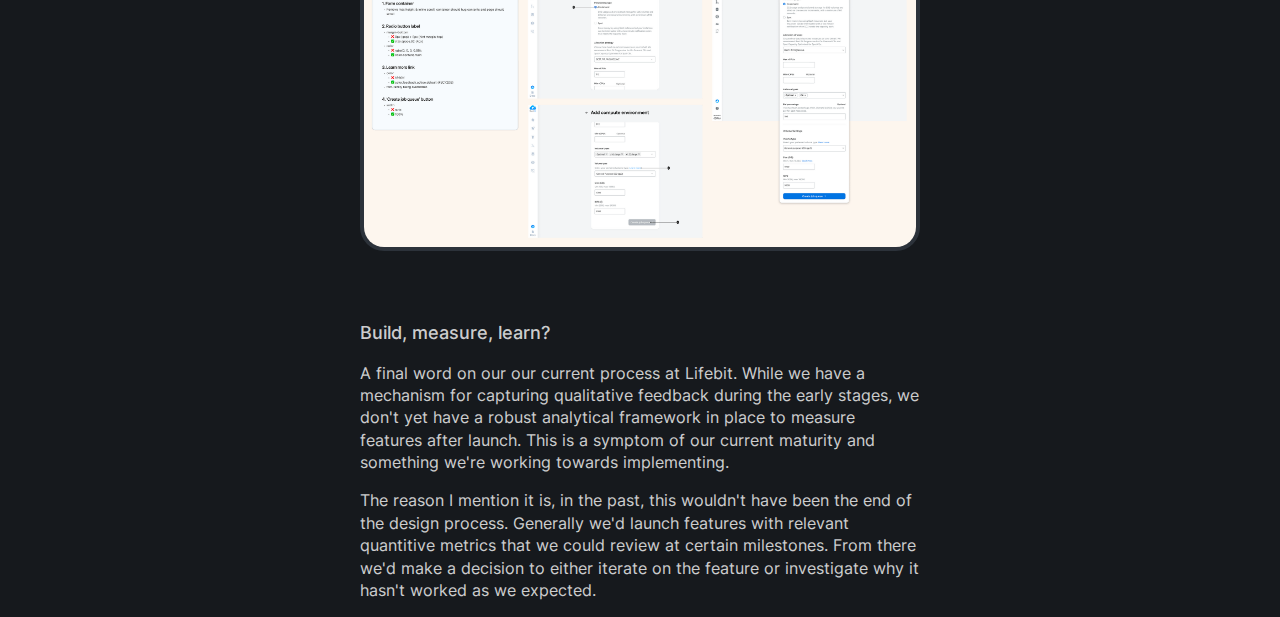
<file: design-process.html>
<!DOCTYPE html>
<html lang="en">
  <head>
    <meta charset="UTF-8" />
    <meta name="viewport" content="width=device-width, initial-scale=1.0" />
    <title>Shane Fadden 2023</title>
    <link rel="stylesheet" href="css/style-min.css" />
    <!-- <link rel="stylesheet" href="css/normalise.css" />
    <link rel="stylesheet" href="css/style.css" />
    <link rel="stylesheet" href="css/about.css" />
    <link rel="stylesheet" href="css/work-exp.css" />
    <link rel="stylesheet" href="css/work.css" />
    <link rel="stylesheet" href="css/case-study.css" /> -->
  </head>

  <body>
    <div class="container">
      <section class="thread post">
        <p>Hi Angela,</p>
        <p>
          I split this account into two parts by project to better illustrate
          the end-to-end process I used. The first project is still ongoing, so
          this section will end before going into detailed design. The second
          project will cover that topic.
        </p>
        <br />
        <br />
        <div class="profile">
          <p class="name text-l text-bold">
            Project 1: IA and nav redesign — Research → Prototype
          </p>
          <p class="tagline text-m text-medium">Origins of this project</p>
        </div>

        <div>
          <p>
            During the last quarter, one of our OKRs was to propose a redesign
            for our app's navigation. This goal arose from feedback we received
            during user interviews and the need to accommodate numerous new
            features in our roadmap.
          </p>
          <p>
            The IA and nav redesign project aims to provide a more scalable and
            efficient way to find a feature or setting within our app.
          </p>
          <p class="tagline text-m text-medium">Understanding user behaviour</p>
          <p>
            The design process began with analysing our existing user data to
            better understand how they currently navigate our app. During the
            previous quarter, we ran qualitative user interviews with users as a
            collaborative journey mapping exercise. These research sessions led
            to a general understanding of our user's mental models and how they
            were using our app.
          </p>
          <div class="job-thumb">
            <img src="img/design-process/journey-map.png" alt="" />
          </div>
          <p>
            We learnt that most research participants had similar frustrations
            when navigating our app:
          </p>
          <ol class="post-numbered">
            <li>
              Most participants found it difficult to pick up where they left
              off.
            </li>
            <li>
              Participants only used one or two items from the main nav,
              suggesting there was a bit of redundancy there.
            </li>
            <li>
              The relationships between objects didn't make sense, for example
              pipeline and interactive notebooks sat under projects, but cohorts
              didn't. There was no rationale for this.
            </li>
            <li>
              Nav items were displayed as icons, but users were unable to link
              the icons to specific pages or features within the app.
            </li>
            <li>
              Finally, one participant was quoted as saying “I dread having to
              relearn everything, because I always forget where it is.”
            </li>
          </ol>
        </div>
        <p>
          On top of the user frustrations mentioned above, our PM brought a
          couple business problems to the table:
        </p>
        <ol class="post-numbered">
          <li>
            Existing architecture wasn't scalable, new features had nowhere to
            go.
          </li>
          <li>
            Workspace settings became a dumping ground for related and unrelated
            settings. This is something we wanted the redesign to solve.
          </li>
        </ol>
        <div class="job-thumb">
          <img src="img/design-process/existing-app-map.png" alt="" />
        </div>

        <p class="tagline text-m text-medium">Defining scope and goals</p>
        <p>
          After the initial data analysis, we checked in with the project team
          to converge on the scope of the project and the goals we wanted to
          set. The team was made up of myself, a PM, a senior designer, and a UX
          researcher.
        </p>
        <p>
          Rearchitecting our app and redesigning our main nav naturally meant
          the scope was pretty wide. However, our existing technical
          architecture meant our existing hierarchy needed to remain largely
          unchanged. In addition, we decided not to change any existing features
          as part of this project, instead picking them up as separate
          initiatives.
        </p>
        <p>
          From here we converged on three goals we wanted this project to
          address:
        </p>
        <ol class="post-numbered">
          <li>
            Create a scalable system: Future proof our information architecture
            so our software can continue to scale.
          </li>
          <li>
            Eliminate friction: Reduce the steps it takes for a user to jump
            back in to their previous workflow.
          </li>
          <li>
            Improve accessibility and visual design: Make it clear to users
            where to go and pave the way for a new visual style for the app.
          </li>
        </ol>

        <p class="tagline text-m text-medium">Exploratory research</p>

        <p>
          To gain a better understanding of the problem space, we conducted
          several research activities:
        </p>
        <p>
          <strong>Heuristic analysis:</strong> we evaluated our exiting
          navigation against some best-practice usability principles to see how
          it compared.
        </p>
        <div class="job-thumb">
          <img src="img/design-process/heuristic-analysis.png" alt="" />
        </div>

        <p>
          <strong>Competitor and wider market analysis:</strong> During the
          first round of market analysis, we focused on how competitors and
          market leaders structured their information. We primarily evaluated
          elements such as hierarchy, labelling, and nested links.
        </p>

        <div class="job-thumb">
          <img src="img/design-process/heuristic-analysis.png" alt="" />
        </div>

        <p>
          <strong>Card sorting with existing users:</strong> We conducted
          several card sorting activities to help us gain a more nuanced
          understanding of how our users categorised the content in our app.
          These were run as asynchronous workshops with a range of user cohorts.
        </p>

        <div class="job-thumb">
          <img src="img/design-process/card-sort.png" alt="" />
        </div>

        <p>
          The team then gathered for another sync to discuss the findings from
          this phase. At this point, there were no decisions to be made beyond
          whether we are satisfied with the amount of research done and whether
          to proceed with the project.
        </p>

        <p>
          The most relevant findings were captured as ideas for the design
          phase.
        </p>

        <p class="tagline text-m text-medium">Designing a new app map</p>

        <p>
          After deepening our understanding of the problem space, we set about
          modelling our own system and figuring out the relationships between
          the different entities (or objects) that exist within it. For this we
          used a technique called object mapping (from OOUX).
        </p>

        <p>
          The purpose of this was to identify the different objects in our
          system, as our users understood them, and map how they relate to one
          another. Using this method we were able to synthesise the findings
          from the research phase into a clear structure with clear
          relationships, that aligned to our user's mental models.
        </p>

        <div class="job-thumb">
          <img src="img/design-process/object-map.png" alt="" />
        </div>

        <p>
          Once we had structured our objects, we proceeded to map them to a new
          application map. The purpose of this was to visually illustrate the
          hierarchy of our objects. Compared to the previous app map, the
          proposed design had more hierarchy, which in turn made it more
          scalable.
        </p>

        <p>
          We also included suggestions for labelling and moving various objects
          to new locations that aligned with the research findings from the
          previous phase.
        </p>

        <div class="job-thumb">
          <img src="img/design-process/proposed-app-map.png" alt="" />
        </div>

        <p>A note here:</p>
        <p>
          At this point I would usually validate this app map against our
          previous one using a tree test. We proposed this approach to the
          project manager. However, due to the project deadline, we decided to
          perform all of our testing during the navigation redesign phase. We
          had a reasonable level of confidence in our proposed redesign, which
          was bolstered by the research findings.
        </p>

        <p class="tagline text-m text-medium">Phase 2 — Navigation redesign</p>

        <p>
          The second phase of this project was to apply our redesigned app map
          to our product and test it. We kicked this off by going back to
          research, specifically looking at navigation patterns that different
          apps used. Our analysis mainly looked at the visual treatment of these
          patterns and their placement or location within the app's interface.
        </p>

        <div class="job-thumb">
          <img src="img/design-process/market-analysis.png" alt="" />
        </div>

        <p>
          We mainly looked at successful SAAS applications with high user bases.
          The objective being to propel our own app to their level knowing that
          these apps are battle tested and designed by teams far bigger than our
          own.
        </p>
        <p>
          Using this analysis we were able to define some guiding principles for
          our redesign:
        </p>
        <ol class="post-numbered">
          <li>
            Preserve the sidebar navigation, these popular among data heavy
            apps.
          </li>
          <li>Use icons and labels for navigation items.</li>
          <li>Include an avatar or initials for the account link.</li>
          <li>
            Implement contextual navigation items based on the page or level.
          </li>
          <li>
            Ensure the first page a user sees when they log in is relevant based
            on where they left off or where they came from.
          </li>
          <li>
            Provide alternative ways for users to move between pages, instead of
            relying solely on the main navigation.
          </li>
        </ol>

        <p class="tagline text-m text-medium">Sketching and wireframes</p>

        <p>
          After agreeing on the design principles for the project, we focused on
          turning our ideas into something more tangible. First, we elaborated
          on our object maps from the previous phase by adding all the extra
          details within these objects:
        </p>
        <ul class="post-list">
          <li>Call to actions</li>
          <li>User generated content</li>
          <li>Metadata or system generated content</li>
          <li>Nested or related objects</li>
        </ul>

        <div class="job-thumb">
          <img src="img/design-process/object-map-expanded.png" alt="" />
        </div>

        <p>
          From there we started arranging these object maps spatially into
          content wireframes. This gave us the full view of all the pages we
          needed to cater for and a rough idea of where the content might sit on
          the page.
        </p>

        <div class="job-thumb">
          <img src="img/design-process/content-wireframes.png" alt="" />
        </div>

        <p>
          Finally we added a bit more fidelity to these wireframes to explore
          different nav patterns and have a more useful artefact to present to
          stakeholders.
        </p>

        <div class="job-thumb">
          <img src="img/design-process/wireframes.png" alt="" />
        </div>

        <p class="tagline text-m text-medium">Prototyping and testing</p>

        <p>
          After several rounds of iterations and discussions with the PM, we
          made the decision to develop and test three different prototypes. To
          ensure that people's focus was on tasks and structure instead of
          visual design elements, we chose to test prototypes that were devoid
          of any colour or branding.
        </p>

        <div class="job-thumb">
          <img src="img/design-process/prototypes.png" alt="" />
        </div>

        <p>
          Although we developed three different prototypes, they were all built
          using the redesigned app map. The nuance was in the different nav
          patterns used to indicate the different hierarchies. Option 1 (left)
          proposed a more focused and stricter hierarchy, whereas Option 2
          (centre), and 3 (right) facilitated quicker switching between projects
          and workspaces.
        </p>

        <p>
          These were just a couple of the assumptions we wanted to validate
          during usability testing.
        </p>

        <div class="job-thumb">
          <img src="img/design-process/options.png" alt="" />
        </div>

        <p class="tagline text-m text-medium">Next steps</p>

        <p>
          This project is still ongoing and we're currently conducting
          unmoderated usability testing using Maze. The test was designed as a
          summative usability test so that we could benchmark prototypes against
          each other.
        </p>

        <p>
          We also included some standard survey questions to evaluate such as
          task satisfaction and ease of use. Our aim is to test with at least
          twenty research participants all of which are active users. From there
          we'll converge on a single solution and do some more moderated
          usability testing.
        </p>

        <p class="tagline text-m text-medium">A predictable cadence</p>

        <p>
          I wanted to call out our approach to meetings throughout this project.
          Lifebit has somewhat of an anti-meeting culture so we set out to
          define the cadence and format of our meetings at the start of the
          project.
        </p>

        <p>
          Instead of having meetings that aligned with the stages of the
          project, we opted for a more frequent cadence of bi-weekly synchs that
          were 15-20 minutes long. Each meeting had clear recommendations from
          the design team based on data gathered from previous round which fed
          the actions for the next round of work.
        </p>

        <div class="profile">
          <p class="name text-l text-bold">
            Project 2 – Detailed design and hand-off
          </p>
          <p>
            The second project I want to mention covers the detailed design
            phase and implementation phase.
          </p>
        </div>

        <p class="tagline text-m text-medium">Drafting user stories</p>
        <p>
          Usually at this point in the process, we had a clear understanding of
          the problem and opportunities we were going to address. With that in
          mind, our next step in the process was to draft user stories.
        </p>

        <p>
          As with many organisations using SCRUM, these user stories are
          developer focused, and not used as a tool for ideating or exploratory
          design. At Lifebit we use them to capture as much detail as possible
          so an engineer can pick it up without much fuss.
        </p>

        <p>
          They also ensure the team remains on the same page. From a design
          point of view it helps me align flows and relevant documentation to
          the corresponding user story.
        </p>

        <p class="tagline text-m text-medium">Detailed design</p>

        <p>
          The detailed design phase typically consists of designing every screen
          state and relevant user flow. I tend to break hand-off documents into
          pages and components. Generally, I will go overboard with specs and
          documentation as it helps me catch any missing edge cases and provides
          engineers with a robust starting point.
        </p>

        <div class="job-thumb">
          <img src="img/design-process/page-specs.png" alt="" />
        </div>

        <p>
          How I create hand-off documents is an ever evolving process of
          feedback and refinement. One thing I've found quite helpful recently
          is working with engineers to develop a token library. Engineers don't
          have to worry about hardcoding values and designers can be sure
          mockups are developed to spec.
        </p>

        <div class="job-thumb">
          <img src="img/design-process/component-specs.png" alt="" />
        </div>

        <p class="tagline text-m text-medium">Implementing the new designs</p>

        <p>
          Once we've completed the detailed design phase, it's typical for us to
          schedule a design review session with the engineers and project
          managers. During this session, we can discuss any potential issues,
          solicit feedback, and ensure that everyone is aligned before moving
          forward.
        </p>

        <p>
          This might be the first time some engineers see the mockups. How we
          tend to work at Lifebit is we include a representative from the tech
          team during ideation and design who validates the feasibility of the
          designs.
        </p>

        <p>
          After delivering the work to the engineers, my focus shifts to
          providing design support. This role extends until the product launch,
          and my primary goal is to help unblock the engineers as quickly as
          possible.
        </p>

        <p>
          The last part of the process before launch is the design QA step. This
          gives the baton back to the designer to review the implemented designs
          and report any gaps or issues. At Lifebit, this step ends with
          approval or sign-off from the designer. After which it can be moved
          into production.
        </p>

        <div class="job-thumb">
          <img src="img/design-process/design-qa.png" alt="" />
        </div>

        <p class="tagline text-m text-medium">Build, measure, learn?</p>

        <p>
          A final word on our our current process at Lifebit. While we have a
          mechanism for capturing qualitative feedback during the early stages,
          we don't yet have a robust analytical framework in place to measure
          features after launch. This is a symptom of our current maturity and
          something we're working towards implementing.
        </p>

        <p>
          The reason I mention it is, in the past, this wouldn't have been the
          end of the design process. Generally we'd launch features with
          relevant quantitive metrics that we could review at certain
          milestones. From there we'd make a decision to either iterate on the
          feature or investigate why it hasn't worked as we expected.
        </p>
      </section>
    </div>
  </body>
</html>
</file>
<file: css/style-min.css>
/*! normalize.css v8.0.1 | MIT License | github.com/necolas/normalize.css */button,hr,input{overflow:visible}progress,sub,sup{vertical-align:baseline}legend,ul{padding:0}.job-description p,.process .job,.thread .job,body,h1,h2,h3,h4,ul{margin:0}.job-content,body,sub,sup{position:relative}.case-study,.intro__item h2,.intro__item p{grid-column:1/3}.case-study__body ul,.job ul{list-style-type:disc}html{line-height:1.15;-webkit-text-size-adjust:100%}details,main{display:block}h1{font-size:2em}hr{box-sizing:content-box;height:0}.job-thumb img,legend{box-sizing:border-box}code,kbd,pre,samp{font-family:monospace,monospace;font-size:1em}a{background-color:transparent;text-decoration:none}abbr[title]{border-bottom:none;text-decoration:underline;text-decoration:underline dotted}b,strong{font-weight:bolder}small{font-size:80%}sub,sup{font-size:75%;line-height:0}sub{bottom:-.25em}sup{top:-.5em}img{border-style:none}button,input,optgroup,select,textarea{font-family:inherit;font-size:100%;line-height:1.15;margin:0}button,select{text-transform:none}[type=button],[type=reset],[type=submit],button{-webkit-appearance:button}[type=button]::-moz-focus-inner,[type=reset]::-moz-focus-inner,[type=submit]::-moz-focus-inner,button::-moz-focus-inner{border-style:none;padding:0}.job ol li,.job ul li,.work .job-title, .post-numbered li{padding-bottom:8px}[type=button]:-moz-focusring,[type=reset]:-moz-focusring,[type=submit]:-moz-focusring,button:-moz-focusring{outline:ButtonText dotted 1px}fieldset{padding:.35em .75em .625em}legend{color:inherit;display:table;max-width:100%;white-space:normal}textarea{overflow:auto}[type=checkbox],[type=radio]{box-sizing:border-box;padding:0}[type=number]::-webkit-inner-spin-button,[type=number]::-webkit-outer-spin-button{height:auto}[type=search]{-webkit-appearance:textfield;outline-offset:-2px}[type=search]::-webkit-search-decoration{-webkit-appearance:none}::-webkit-file-upload-button{-webkit-appearance:button;font:inherit}.footer,.header{font-weight:600}summary{display:list-item}[hidden],template{display:none}.about__links,.icon,.job,.job-content,.profile{display:flex}@font-face{font-family:Inter;src:url(../fonts/Inter-Regular.ttf);font-weight:400}@font-face{font-family:Inter;src:url(../fonts/Inter-Medium.ttf);font-weight:500}@font-face{font-family:Inter;src:url(../fonts/Inter-SemiBold.ttf);font-weight:600}@font-face{font-family:Inter;src:url(../fonts/Inter-Bold.ttf);font-weight:700}:root{--textColourPrimary:#ffffff;--textColourSecondary:rgba(255, 255, 255, 0.8);--backgroundDark:hsla(214, 14%, 10%, 1);--backgroundSecondary:hsla(214, 14%, 15%, 1);--backgroundTertiary:hsla(214, 14%, 20%, 1);--backgroundHover:hsla(214, 14%, 25%, 1);--backgroundModal:hsla(214, 14%, 10%, 0.44);--gradientText:linear-gradient(
    90deg,
    #ff8a00 0%,
    #ff0f67 51.56%,
    #ff00c7 100%
  );--gradientText2:linear-gradient(90deg, #27fff2, #e3f570)}*{-webkit-font-smoothing:antialiased;-moz-osx-font-smoothing:grayscale}ul{list-style-type:none}body{font-family:Inter,-apple-system,BlinkMacSystemFont,"Segoe UI",Roboto,Oxygen-Sans,Ubuntu,Cantarell,"Helvetica Neue",sans-serif;line-height:1.4;color:var(--textColourSecondary);background:var(--backgroundDark);font-size:1rem;width:100%}.container{margin:0 auto;padding-left:1rem;padding-right:1rem;max-width:560px}.footer,.header{padding-top:1rem;padding-bottom:1rem;max-width:45rem;margin:0 auto}@media (min-width:37.5rem){.container{padding-left:3rem;padding-right:3rem}.header{padding-top:2rem}}.header{font-size:clamp(1.2rem, 5vw, 1.56rem)}.footer{color:#8a8a93;font-size:clamp(.8rem, 5vw, 1.2rem)}.text-l{font-size:22px}.text-m{font-size:18px}.text-s{font-size:14px}.text-regular{font-weight:400}.text-bold{font-weight:600}.text-medium{font-weight:500}.about{padding-top:8rem;padding-bottom:8rem;margin:0 auto}.about__text{margin-bottom:32px}.about__text p{margin-top:0}.profile{flex-direction:column;gap:4px;margin-bottom:24px}.profile-pic img {border-radius: 50%;}.profile-pic{width:120px;height:120px;background-image:url(../img/profile.jpeg); background-position: -5px; background-size: cover;border-radius:50%;margin-bottom:16px}.profile p{margin-bottom:0}.about__links li,.job-title{display:flex;gap:8px;align-items:center}.icon{align-items:center}.name{color:var(--textColourPrimary)}.about,.about__links a,h2{color:var(--textColourSecondary)}.about{font-size:1rem;font-weight:400;line-height:28px}.about__links a:hover,.modal{color:var(--textColourPrimary)}.about__links{gap:24px}.about__links a{text-transform:capitalize}.about-me, .post-list{list-style:disc;padding-left:16px;margin-bottom:24px}.process,.work-experience{margin-bottom:128px}.job{gap:16px;margin:64px 0}.process .job:first-of-type{margin-top:64px}.process .job:last-of-type{margin-bottom:64px}.job-logo{width:40px;height:40px;border-radius:50%}.process-dot{width:12px;height:12px;background-color:var(--backgroundTertiary);margin-top:4px}.close-button,.modal{height:100%;width:100%}.job-description p{line-height:1.5}.job-logo{flex-shrink:0}.job-content{flex-direction:column;gap:4px;width:100%}.meta,.type,.work__case-study .work__links{display:block}.job-name{font-size:16px;font-weight:600}.job-term{font-size:12px}.job-description{font-size:16px}.work .job-content{text-align:center;gap:0}.work .job-title{justify-content:center}.close-button{position:fixed;bottom:0;z-index:100}.close-button::after{content:"";position:fixed;top:0;left:0;right:0;bottom:0;display:block}.close-button span{margin-left:8px;position:fixed;bottom:44px;left:50%;transform:translateX(-50%);font-size:24px;font-weight:500;color:#5ea9ff;text-decoration:underline;cursor:pointer;z-index:9999}.close-button span:hover{color:#add3ff}.close-button span:active{color:#fff}.modal{position:fixed;overflow:hidden;top:0;background-color:var(--backgroundModal);border:0}.case-study h2,.case-study h3,.case-study__cover p,.meta,.type{color:#8a8a93}.modal .container{background-color:var(--backgroundSecondary);border-radius:32px;padding:24px 32px;margin-bottom:100px;width:60vw;height:80vh;overflow:scroll;position:relative;z-index:999}.process .job-thumb,.thread .job-thumb{padding-bottom:32px}.process .job:last-of-type .job-thumb,.thread .job:last-of-type .job-thumb{padding-bottom:0}.home__heading{max-width:50rem;margin:0 auto 2rem}.meta,.type{max-width:36ch}.type{padding-bottom:1rem}.work__links .arrow{position:absolute;bottom:50%;right:2rem;margin-bottom:-12.5px}.ext{transform:rotate(-45deg);transform-origin:center center}.job-thread{display:flex;flex-direction:column;align-items:center}.process .job:last-of-type .hr{background-image:linear-gradient(180deg,transparent,transparent,var(--backgroundDark))}.job ol,.job ul, .post-numbered{padding-left:18px}.hr{width:1px;background-color:hsla(0,0%,85%,.3);flex-grow:1}.job-thumb{padding:8px 0}.job-thumb img{width:100%;padding:4px;background-color:var(--backgroundTertiary);border-radius:24px}.modal .job-thumb video{border-radius:24px}.modal .job-thumb img {background-color:#fff}.job-link a{cursor:pointer;position:absolute;top:0;bottom:0;left:0;right:0}.modal p{margin-bottom:16px;line-height:1.7}.modal video{width:300px}.modal img:active, .post img:active{position:fixed;width:100%;left:0;right:0;z-index:999;top:10vh}.work{display:grid;grid-template-columns:1fr 1fr;grid-gap:10px;margin:64px 0}.work .job{flex-direction:column;margin:0;background:var(--backgroundSecondary);padding:12px;border-radius:40px;position:relative;gap:0}.work .job:hover{background:var(--backgroundTertiary)}.work .job-thread{align-items:flex-start}.work .job-thumb{padding-top:0}.case-study__cover{padding-top:4.5rem;max-width:45rem;margin:0 auto;text-align:left}.case-study{padding-top:8.75rem;padding-bottom:8.75rem}.intro__item{display:grid;grid-template-columns:1fr 2fr;gap:16px;row-gap:0;max-width:45rem;margin:0 auto;padding-bottom:1.5rem}.case-study__body{max-width:45rem;margin:0 auto 5rem}.case-study__body ul{margin-bottom:1.5rem;padding-left:1.5rem}.case-study__body li{margin-bottom:.5rem;padding-left:1rem}.case-study__image img{width:100%;height:auto}p.caption{margin:1rem 0 4.75rem}.case-study__video{margin:0 auto;width:300px;height:auto}.case-study__image{max-width:56rem;margin:0 auto}.case-study h2,.case-study p{margin:0 0 .75em}.case-study h3{padding-top:1rem}.intro__item h3{padding-top:0;line-height:1}.work__case-study{max-width:45rem;margin:0 auto}@media (min-width:55rem){.case-study__intro{margin-bottom:8.75rem}.intro__item{padding-bottom:3rem}.intro__item h2{grid-column:1/2}.intro__item p{grid-column:2/3}p.caption{margin:1rem 0 8.75rem}.work__case-study .work__links li{min-height:auto}.work__links li .arrow{position:absolute;bottom:50%;right:2rem;margin-bottom:-12.5px}}.case-study__cover h1,.case-study__cover p{font-size:clamp(1.5rem, 3vw, 2rem);font-weight:600;max-width:32ch;line-height:1.2;margin:0}.case-study h3,.case-study p{font-size:clamp(1rem, 3vw, 1.5rem);font-weight:600;line-height:1.5}.case-study h2{font-size:clamp(1.2rem, 3vw, 1.75rem);font-weight:600}p.caption{font-size:clamp(.8rem, 5vw, 1.2rem);text-align:center;font-style:italic;font-weight:400;color:#c2c6cd}.case-study__body ul{font-size:clamp(1rem, 3vw, 1.5rem);font-weight:600}.post .tagline{margin: 32px 0 0 0}
</file>
